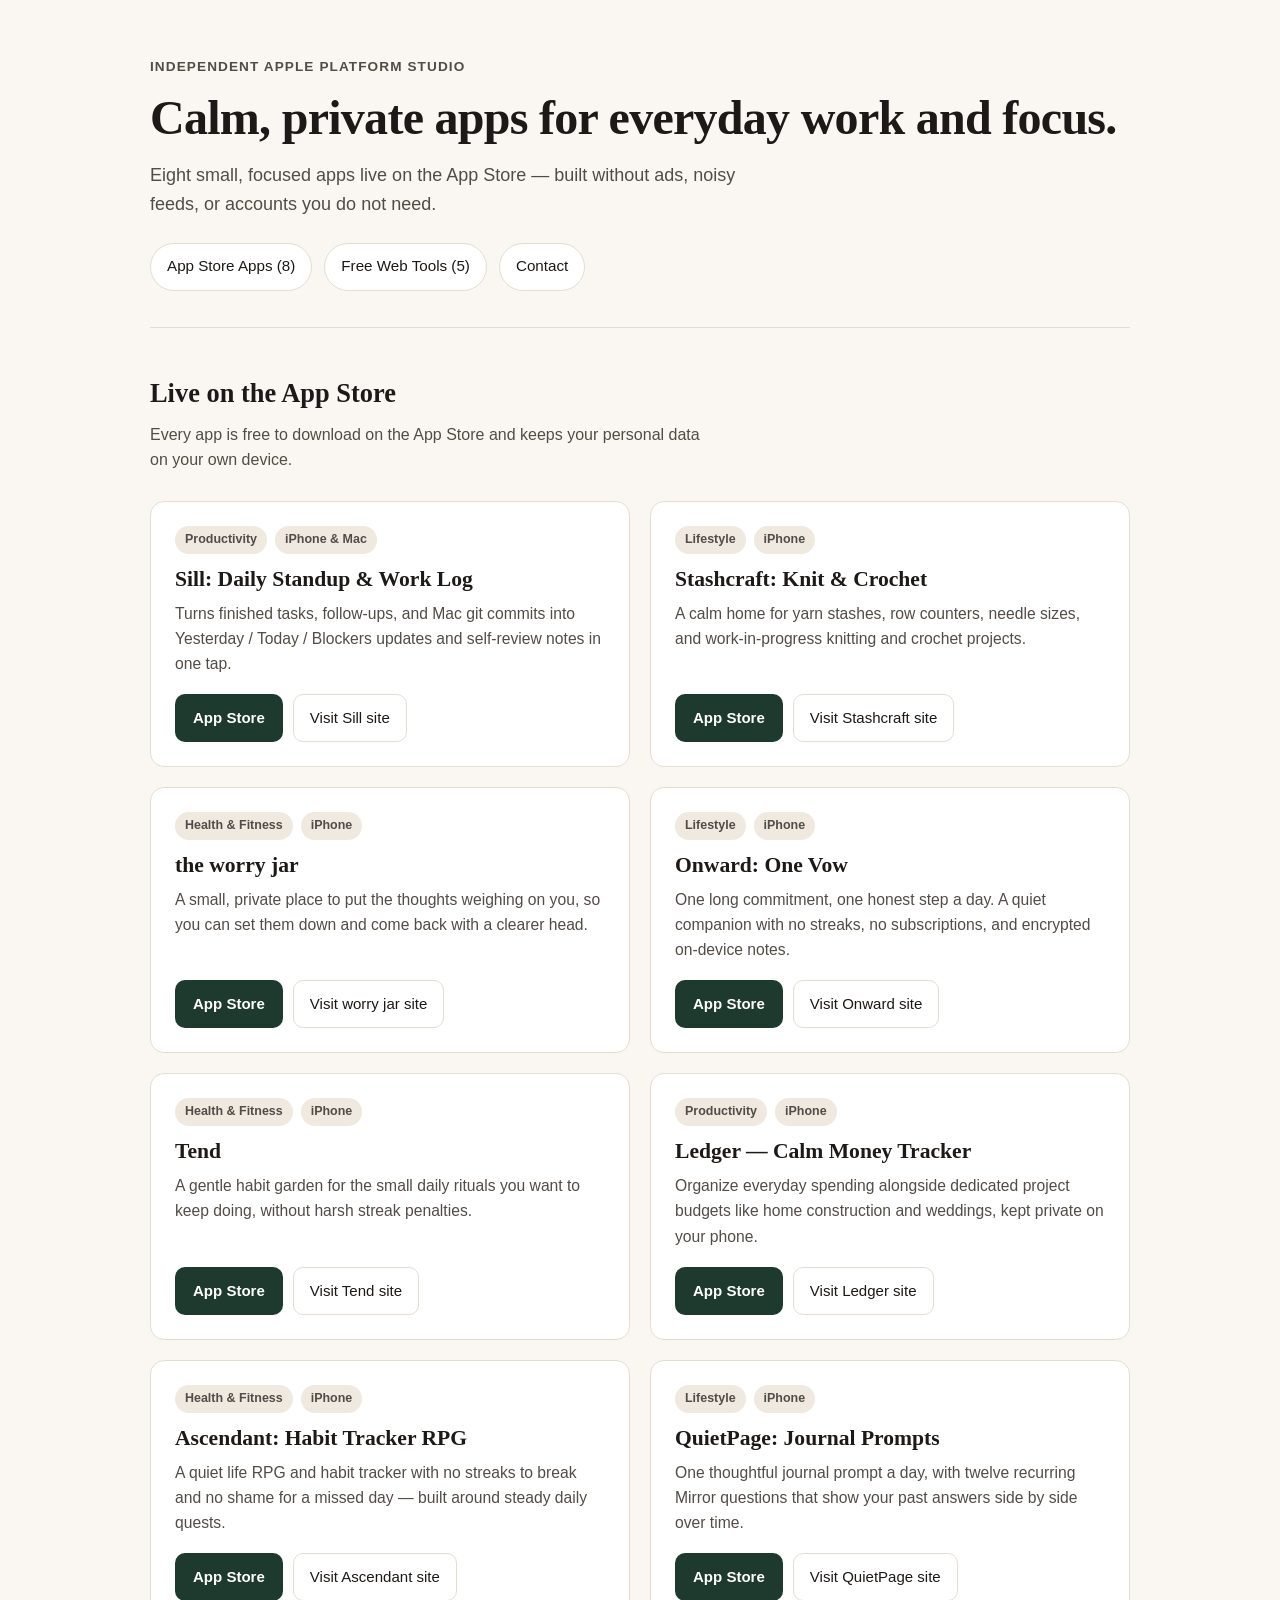
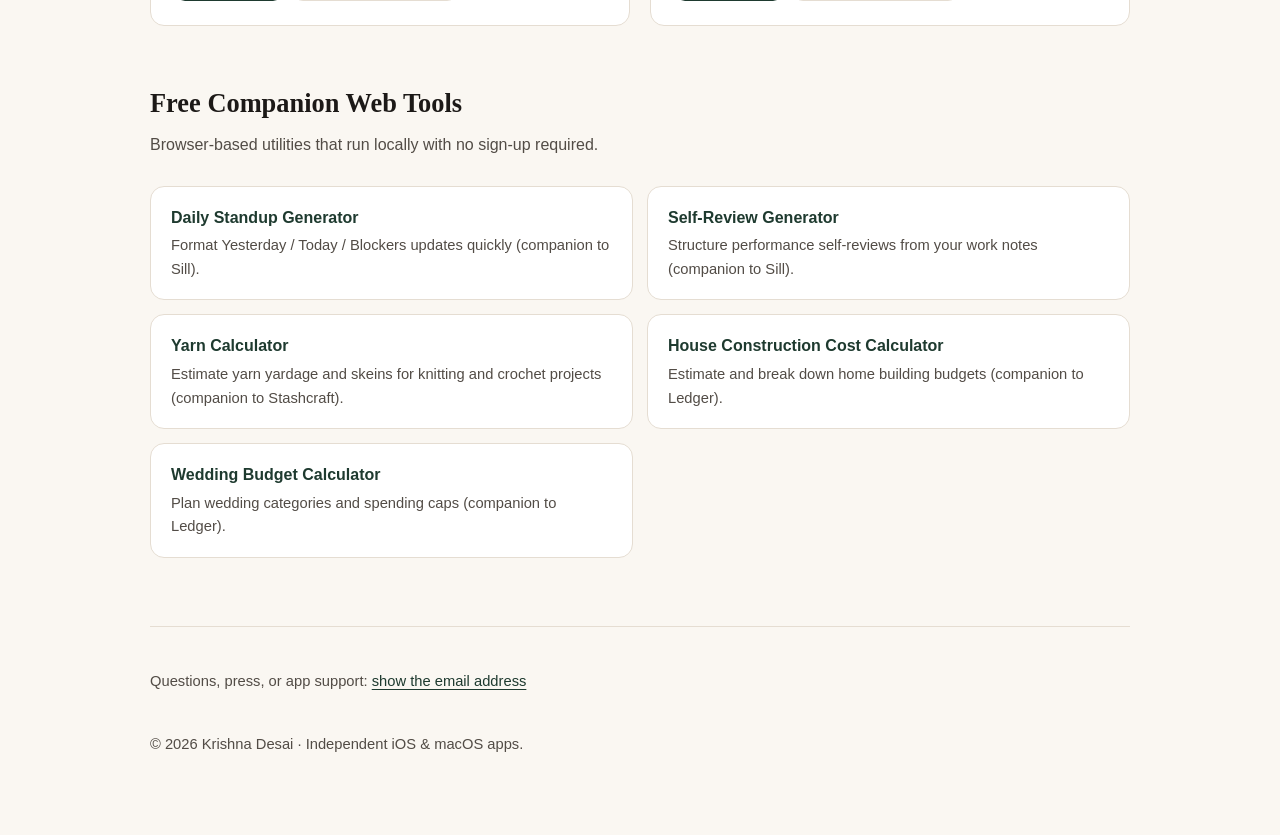
<file: index.html>
<!doctype html>
<html lang="en">
<head>
<meta charset="utf-8">
<meta name="viewport" content="width=device-width, initial-scale=1">
<title>Apps by Krishna Desai — Calm, Private iPhone &amp; Mac Apps</title>
<meta name="description" content="Independent, privacy-first iPhone and Mac apps: Sill, Stashcraft, the worry jar, Onward, Tend, Ledger, Ascendant, and QuietPage — plus free web tools.">
<link rel="canonical" href="https://dmaulikr.github.io/">
<link rel="icon" type="image/png" href="onward/assets/favicon.png">
<link rel="apple-touch-icon" href="onward/assets/apple-touch-icon.png">

<meta property="og:type" content="website">
<meta property="og:site_name" content="Apps by Krishna Desai">
<meta property="og:title" content="Apps by Krishna Desai — Calm, Private iPhone &amp; Mac Apps">
<meta property="og:description" content="Eight independent App Store apps built for calm work, honest habits, and quiet focus — with zero ads and on-device privacy.">
<meta property="og:url" content="https://dmaulikr.github.io/">
<meta name="twitter:card" content="summary">

<script type="application/ld+json">
{
  "@context": "https://schema.org",
  "@type": "CollectionPage",
  "name": "Apps by Krishna Desai",
  "description": "Independent, privacy-first iPhone and Mac apps available on the App Store, plus free companion web tools.",
  "url": "https://dmaulikr.github.io/",
  "author": {
    "@type": "Person",
    "name": "Krishna Desai"
  },
  "mainEntity": {
    "@type": "ItemList",
    "numberOfItems": 8,
    "itemListElement": [
      {
        "@type": "ListItem",
        "position": 1,
        "item": {
          "@type": "SoftwareApplication",
          "name": "Sill: Daily Standup & Work Log",
          "applicationCategory": "ProductivityApplication",
          "operatingSystem": "iOS 17 or later, macOS",
          "url": "https://dmaulikr.github.io/sill-site/",
          "downloadUrl": "https://apps.apple.com/app/apple-store/id6823163147?pt=128885861&ct=hub-sill&mt=8",
          "offers": { "@type": "Offer", "price": "0", "priceCurrency": "USD" }
        }
      },
      {
        "@type": "ListItem",
        "position": 2,
        "item": {
          "@type": "SoftwareApplication",
          "name": "Stashcraft: Knit & Crochet",
          "applicationCategory": "LifestyleApplication",
          "operatingSystem": "iOS",
          "url": "https://dmaulikr.github.io/stash/",
          "downloadUrl": "https://apps.apple.com/app/apple-store/id6772457202?pt=128885861&ct=hub-stashcraft&mt=8",
          "offers": { "@type": "Offer", "price": "0", "priceCurrency": "USD" }
        }
      },
      {
        "@type": "ListItem",
        "position": 3,
        "item": {
          "@type": "SoftwareApplication",
          "name": "the worry jar",
          "applicationCategory": "HealthApplication",
          "operatingSystem": "iOS 17 or later",
          "url": "https://dmaulikr.github.io/worryjar-site/",
          "downloadUrl": "https://apps.apple.com/app/apple-store/id6767879136?pt=128885861&ct=hub-worryjar&mt=8",
          "offers": { "@type": "Offer", "price": "0", "priceCurrency": "USD" }
        }
      },
      {
        "@type": "ListItem",
        "position": 4,
        "item": {
          "@type": "SoftwareApplication",
          "name": "Onward: One Vow",
          "applicationCategory": "LifestyleApplication",
          "operatingSystem": "iOS 17 or later",
          "url": "https://dmaulikr.github.io/onward/",
          "downloadUrl": "https://apps.apple.com/app/apple-store/id6825297435?pt=128885861&ct=hub-onward&mt=8",
          "offers": { "@type": "Offer", "price": "0", "priceCurrency": "USD" }
        }
      },
      {
        "@type": "ListItem",
        "position": 5,
        "item": {
          "@type": "SoftwareApplication",
          "name": "Tend: Habit Tracker Garden",
          "applicationCategory": "HealthApplication",
          "operatingSystem": "iOS 17 or later",
          "url": "https://dmaulikr.github.io/tend-sites/",
          "downloadUrl": "https://apps.apple.com/app/apple-store/id6768056018?pt=128885861&ct=hub-tend&mt=8",
          "offers": { "@type": "Offer", "price": "0", "priceCurrency": "USD" }
        }
      },
      {
        "@type": "ListItem",
        "position": 6,
        "item": {
          "@type": "SoftwareApplication",
          "name": "Ledger — Calm Money Tracker",
          "applicationCategory": "ProductivityApplication",
          "operatingSystem": "iOS 17 or later",
          "url": "https://dmaulikr.github.io/ledger-site/",
          "downloadUrl": "https://apps.apple.com/app/apple-store/id6796905803?pt=128885861&ct=hub-ledger&mt=8",
          "offers": { "@type": "Offer", "price": "0", "priceCurrency": "USD" }
        }
      },
      {
        "@type": "ListItem",
        "position": 7,
        "item": {
          "@type": "SoftwareApplication",
          "name": "Ascendant: Habit Tracker RPG",
          "applicationCategory": "HealthApplication",
          "operatingSystem": "iOS 17 or later",
          "url": "https://dmaulikr.github.io/ascendant-site/",
          "downloadUrl": "https://apps.apple.com/app/apple-store/id6828269902?pt=128885861&ct=hub-ascendant&mt=8",
          "offers": { "@type": "Offer", "price": "0", "priceCurrency": "USD" }
        }
      },
      {
        "@type": "ListItem",
        "position": 8,
        "item": {
          "@type": "SoftwareApplication",
          "name": "QuietPage: Journal Prompts",
          "applicationCategory": "LifestyleApplication",
          "operatingSystem": "iOS 17 or later",
          "url": "https://dmaulikr.github.io/QuietPAge-sites/index.html",
          "downloadUrl": "https://apps.apple.com/app/apple-store/id6774216806?pt=128885861&ct=hub-quietpage&mt=8",
          "offers": { "@type": "Offer", "price": "0", "priceCurrency": "USD" }
        }
      }
    ]
  }
}
</script>

<style>
  :root {
    --bg: #FAF7F2;
    --surface: #FFFFFF;
    --ink: #1C1917;
    --muted: #524C46;
    --border: #E5DDD2;
    --accent: #1E3A2F;
    --accent-hover: #142820;
    --badge-bg: #EFE9E0;
    --radius: 14px;
    --max: 980px;
  }

  * { box-sizing: border-box; }

  html {
    background: var(--bg);
    color: var(--ink);
    font-family: -apple-system, BlinkMacSystemFont, "SF Pro Text", "Segoe UI", Roboto, sans-serif;
    line-height: 1.6;
    -webkit-text-size-adjust: 100%;
  }

  body {
    margin: 0;
    padding: 0 20px 64px;
  }

  .skip-link {
    position: absolute;
    left: -9999px;
    top: 12px;
    background: var(--accent);
    color: #FFFFFF;
    padding: 12px 16px;
    border-radius: 8px;
    font-weight: 600;
    text-decoration: none;
    z-index: 100;
  }

  .skip-link:focus {
    left: 20px;
  }

  .wrap {
    max-width: var(--max);
    margin: 0 auto;
  }

  header.hero {
    padding: 56px 0 36px;
    border-bottom: 1px solid var(--border);
  }

  .eyebrow {
    font-size: 0.85rem;
    letter-spacing: 0.08em;
    text-transform: uppercase;
    color: var(--muted);
    margin: 0 0 12px;
    font-weight: 600;
  }

  h1 {
    font-family: "New York", Georgia, "Times New Roman", serif;
    font-size: clamp(2rem, 4.5vw, 3rem);
    line-height: 1.15;
    margin: 0 0 16px;
    font-weight: 600;
    letter-spacing: -0.015em;
  }

  .lede {
    font-size: 1.125rem;
    color: var(--muted);
    max-width: 62ch;
    margin: 0 0 24px;
  }

  nav.jump {
    display: flex;
    flex-wrap: wrap;
    gap: 12px;
  }

  nav.jump a {
    display: inline-flex;
    align-items: center;
    min-height: 48px;
    padding: 0 16px;
    border: 1px solid var(--border);
    border-radius: 999px;
    background: var(--surface);
    color: var(--ink);
    text-decoration: none;
    font-size: 0.95rem;
    font-weight: 500;
  }

  nav.jump a:hover,
  nav.jump a:focus-visible {
    border-color: var(--accent);
    color: var(--accent);
  }

  section {
    padding: 44px 0 12px;
  }

  h2 {
    font-family: "New York", Georgia, "Times New Roman", serif;
    font-size: 1.65rem;
    margin: 0 0 8px;
    font-weight: 600;
  }

  .section-intro {
    color: var(--muted);
    margin: 0 0 28px;
    max-width: 64ch;
  }

  .grid {
    display: grid;
    grid-template-columns: repeat(2, minmax(0, 1fr));
    gap: 20px;
    list-style: none;
    padding: 0;
    margin: 0;
  }

  @media (max-width: 720px) {
    header.hero { padding-top: 36px; }
    .grid { grid-template-columns: 1fr; }
  }

  .card {
    background: var(--surface);
    border: 1px solid var(--border);
    border-radius: var(--radius);
    padding: 24px;
    display: flex;
    flex-direction: column;
    justify-content: space-between;
    gap: 18px;
  }

  .card-top {
    display: flex;
    flex-direction: column;
    gap: 8px;
  }

  .meta-row {
    display: flex;
    flex-wrap: wrap;
    align-items: center;
    gap: 8px;
  }

  .badge {
    display: inline-block;
    font-size: 0.78rem;
    font-weight: 600;
    color: var(--muted);
    background: var(--badge-bg);
    padding: 4px 10px;
    border-radius: 999px;
  }

  .card h3 {
    font-family: "New York", Georgia, "Times New Roman", serif;
    font-size: 1.35rem;
    margin: 4px 0 0;
    line-height: 1.25;
  }

  .card p {
    margin: 0;
    color: var(--muted);
    font-size: 0.98rem;
  }

  .actions {
    display: flex;
    flex-wrap: wrap;
    gap: 10px;
    align-items: center;
  }

  .btn-primary {
    display: inline-flex;
    align-items: center;
    justify-content: center;
    min-height: 48px;
    padding: 0 18px;
    background: var(--accent);
    color: #FFFFFF;
    text-decoration: none;
    border-radius: 10px;
    font-weight: 600;
    font-size: 0.94rem;
  }

  .btn-primary:hover,
  .btn-primary:focus-visible {
    background: var(--accent-hover);
  }

  .btn-secondary {
    display: inline-flex;
    align-items: center;
    justify-content: center;
    min-height: 48px;
    padding: 0 16px;
    border: 1px solid var(--border);
    background: transparent;
    color: var(--ink);
    text-decoration: none;
    border-radius: 10px;
    font-weight: 500;
    font-size: 0.94rem;
  }

  .btn-secondary:hover,
  .btn-secondary:focus-visible {
    border-color: var(--accent);
    color: var(--accent);
  }

  .tools-list {
    display: grid;
    grid-template-columns: repeat(2, minmax(0, 1fr));
    gap: 14px;
    list-style: none;
    padding: 0;
    margin: 0;
  }

  @media (max-width: 720px) {
    .tools-list { grid-template-columns: 1fr; }
  }

  .tool-link {
    display: flex;
    flex-direction: column;
    gap: 4px;
    min-height: 48px;
    padding: 18px 20px;
    background: var(--surface);
    border: 1px solid var(--border);
    border-radius: var(--radius);
    color: var(--ink);
    text-decoration: none;
  }

  .tool-link:hover,
  .tool-link:focus-visible {
    border-color: var(--accent);
  }

  .tool-title {
    font-weight: 600;
    color: var(--accent);
    font-size: 1rem;
  }

  .tool-desc {
    color: var(--muted);
    font-size: 0.92rem;
  }

  footer {
    margin-top: 56px;
    padding-top: 28px;
    border-top: 1px solid var(--border);
    color: var(--muted);
    font-size: 0.92rem;
    display: flex;
    flex-direction: column;
    gap: 10px;
  }

  footer a {
    color: var(--accent);
    text-underline-offset: 3px;
  }

  a:focus-visible {
    outline: 3px solid var(--accent);
    outline-offset: 2px;
  }
</style>
</head>
<body>
<a class="skip-link" href="#apps">Skip to apps</a>

<div class="wrap">
  <header class="hero">
    <p class="eyebrow">Independent Apple Platform Studio</p>
    <h1>Calm, private apps for everyday work and focus.</h1>
    <p class="lede">Eight small, focused apps live on the App Store — built without ads, noisy feeds, or accounts you do not need.</p>
    <nav class="jump" aria-label="Page sections">
      <a href="#apps">App Store Apps (8)</a>
      <a href="#tools">Free Web Tools (5)</a>
      <a href="#contact">Contact</a>
    </nav>
  </header>

  <main>
    <section id="apps" aria-labelledby="apps-heading">
      <h2 id="apps-heading">Live on the App Store</h2>
      <p class="section-intro">Every app is free to download on the App Store and keeps your personal data on your own device.</p>

      <ul class="grid">
        <li class="card">
          <div class="card-top">
            <div class="meta-row">
              <span class="badge">Productivity</span>
              <span class="badge">iPhone &amp; Mac</span>
            </div>
            <h3>Sill: Daily Standup &amp; Work Log</h3>
            <p>Turns finished tasks, follow-ups, and Mac git commits into Yesterday / Today / Blockers updates and self-review notes in one tap.</p>
          </div>
          <div class="actions">
            <a class="btn-primary" href="https://apps.apple.com/app/apple-store/id6823163147?pt=128885861&amp;ct=hub-sill&amp;mt=8">App Store</a>
            <a class="btn-secondary" href="https://dmaulikr.github.io/sill-site/">Visit Sill site</a>
          </div>
        </li>

        <li class="card">
          <div class="card-top">
            <div class="meta-row">
              <span class="badge">Lifestyle</span>
              <span class="badge">iPhone</span>
            </div>
            <h3>Stashcraft: Knit &amp; Crochet</h3>
            <p>A calm home for yarn stashes, row counters, needle sizes, and work-in-progress knitting and crochet projects.</p>
          </div>
          <div class="actions">
            <a class="btn-primary" href="https://apps.apple.com/app/apple-store/id6772457202?pt=128885861&amp;ct=hub-stashcraft&amp;mt=8">App Store</a>
            <a class="btn-secondary" href="https://dmaulikr.github.io/stash/">Visit Stashcraft site</a>
          </div>
        </li>

        <li class="card">
          <div class="card-top">
            <div class="meta-row">
              <span class="badge">Health &amp; Fitness</span>
              <span class="badge">iPhone</span>
            </div>
            <h3>the worry jar</h3>
            <p>A small, private place to put the thoughts weighing on you, so you can set them down and come back with a clearer head.</p>
          </div>
          <div class="actions">
            <a class="btn-primary" href="https://apps.apple.com/app/apple-store/id6767879136?pt=128885861&amp;ct=hub-worryjar&amp;mt=8">App Store</a>
            <a class="btn-secondary" href="https://dmaulikr.github.io/worryjar-site/">Visit worry jar site</a>
          </div>
        </li>

        <li class="card">
          <div class="card-top">
            <div class="meta-row">
              <span class="badge">Lifestyle</span>
              <span class="badge">iPhone</span>
            </div>
            <h3>Onward: One Vow</h3>
            <p>One long commitment, one honest step a day. A quiet companion with no streaks, no subscriptions, and encrypted on-device notes.</p>
          </div>
          <div class="actions">
            <a class="btn-primary" href="https://apps.apple.com/app/apple-store/id6825297435?pt=128885861&amp;ct=hub-onward&amp;mt=8">App Store</a>
            <a class="btn-secondary" href="https://dmaulikr.github.io/onward/">Visit Onward site</a>
          </div>
        </li>

        <li class="card">
          <div class="card-top">
            <div class="meta-row">
              <span class="badge">Health &amp; Fitness</span>
              <span class="badge">iPhone</span>
            </div>
            <h3>Tend</h3>
            <p>A gentle habit garden for the small daily rituals you want to keep doing, without harsh streak penalties.</p>
          </div>
          <div class="actions">
            <a class="btn-primary" href="https://apps.apple.com/app/apple-store/id6768056018?pt=128885861&amp;ct=hub-tend&amp;mt=8">App Store</a>
            <a class="btn-secondary" href="https://dmaulikr.github.io/tend-sites/">Visit Tend site</a>
          </div>
        </li>

        <li class="card">
          <div class="card-top">
            <div class="meta-row">
              <span class="badge">Productivity</span>
              <span class="badge">iPhone</span>
            </div>
            <h3>Ledger — Calm Money Tracker</h3>
            <p>Organize everyday spending alongside dedicated project budgets like home construction and weddings, kept private on your phone.</p>
          </div>
          <div class="actions">
            <a class="btn-primary" href="https://apps.apple.com/app/apple-store/id6796905803?pt=128885861&amp;ct=hub-ledger&amp;mt=8">App Store</a>
            <a class="btn-secondary" href="https://dmaulikr.github.io/ledger-site/">Visit Ledger site</a>
          </div>
        </li>

        <li class="card">
          <div class="card-top">
            <div class="meta-row">
              <span class="badge">Health &amp; Fitness</span>
              <span class="badge">iPhone</span>
            </div>
            <h3>Ascendant: Habit Tracker RPG</h3>
            <p>A quiet life RPG and habit tracker with no streaks to break and no shame for a missed day — built around steady daily quests.</p>
          </div>
          <div class="actions">
            <a class="btn-primary" href="https://apps.apple.com/app/apple-store/id6828269902?pt=128885861&amp;ct=hub-ascendant&amp;mt=8">App Store</a>
            <a class="btn-secondary" href="https://dmaulikr.github.io/ascendant-site/">Visit Ascendant site</a>
          </div>
        </li>

        <li class="card">
          <div class="card-top">
            <div class="meta-row">
              <span class="badge">Lifestyle</span>
              <span class="badge">iPhone</span>
            </div>
            <h3>QuietPage: Journal Prompts</h3>
            <p>One thoughtful journal prompt a day, with twelve recurring Mirror questions that show your past answers side by side over time.</p>
          </div>
          <div class="actions">
            <a class="btn-primary" href="https://apps.apple.com/app/apple-store/id6774216806?pt=128885861&amp;ct=hub-quietpage&amp;mt=8">App Store</a>
            <a class="btn-secondary" href="https://dmaulikr.github.io/QuietPAge-sites/index.html">Visit QuietPage site</a>
          </div>
        </li>
      </ul>
    </section>

    <section id="tools" aria-labelledby="tools-heading">
      <h2 id="tools-heading">Free Companion Web Tools</h2>
      <p class="section-intro">Browser-based utilities that run locally with no sign-up required.</p>

      <ul class="tools-list">
        <li>
          <a class="tool-link" href="https://dmaulikr.github.io/sill-site/standup-generator.html">
            <span class="tool-title">Daily Standup Generator</span>
            <span class="tool-desc">Format Yesterday / Today / Blockers updates quickly (companion to Sill).</span>
          </a>
        </li>
        <li>
          <a class="tool-link" href="https://dmaulikr.github.io/sill-site/self-review-generator.html">
            <span class="tool-title">Self-Review Generator</span>
            <span class="tool-desc">Structure performance self-reviews from your work notes (companion to Sill).</span>
          </a>
        </li>
        <li>
          <a class="tool-link" href="https://dmaulikr.github.io/yarn-calculator/">
            <span class="tool-title">Yarn Calculator</span>
            <span class="tool-desc">Estimate yarn yardage and skeins for knitting and crochet projects (companion to Stashcraft).</span>
          </a>
        </li>
        <li>
          <a class="tool-link" href="https://dmaulikr.github.io/ledger-site/house-construction-cost-calculator.html">
            <span class="tool-title">House Construction Cost Calculator</span>
            <span class="tool-desc">Estimate and break down home building budgets (companion to Ledger).</span>
          </a>
        </li>
        <li>
          <a class="tool-link" href="https://dmaulikr.github.io/ledger-site/wedding-budget-calculator.html">
            <span class="tool-title">Wedding Budget Calculator</span>
            <span class="tool-desc">Plan wedding categories and spending caps (companion to Ledger).</span>
          </a>
        </li>
      </ul>
    </section>
  </main>

  <footer id="contact">
    <p>Questions, press, or app support: <a href="#contact" data-mail>show the email address</a></p>
    <p>© 2026 Krishna Desai · Independent iOS &amp; macOS apps.</p>
  </footer>
</div>

<script src="mail.js"></script>
</body>
</html>
</file>
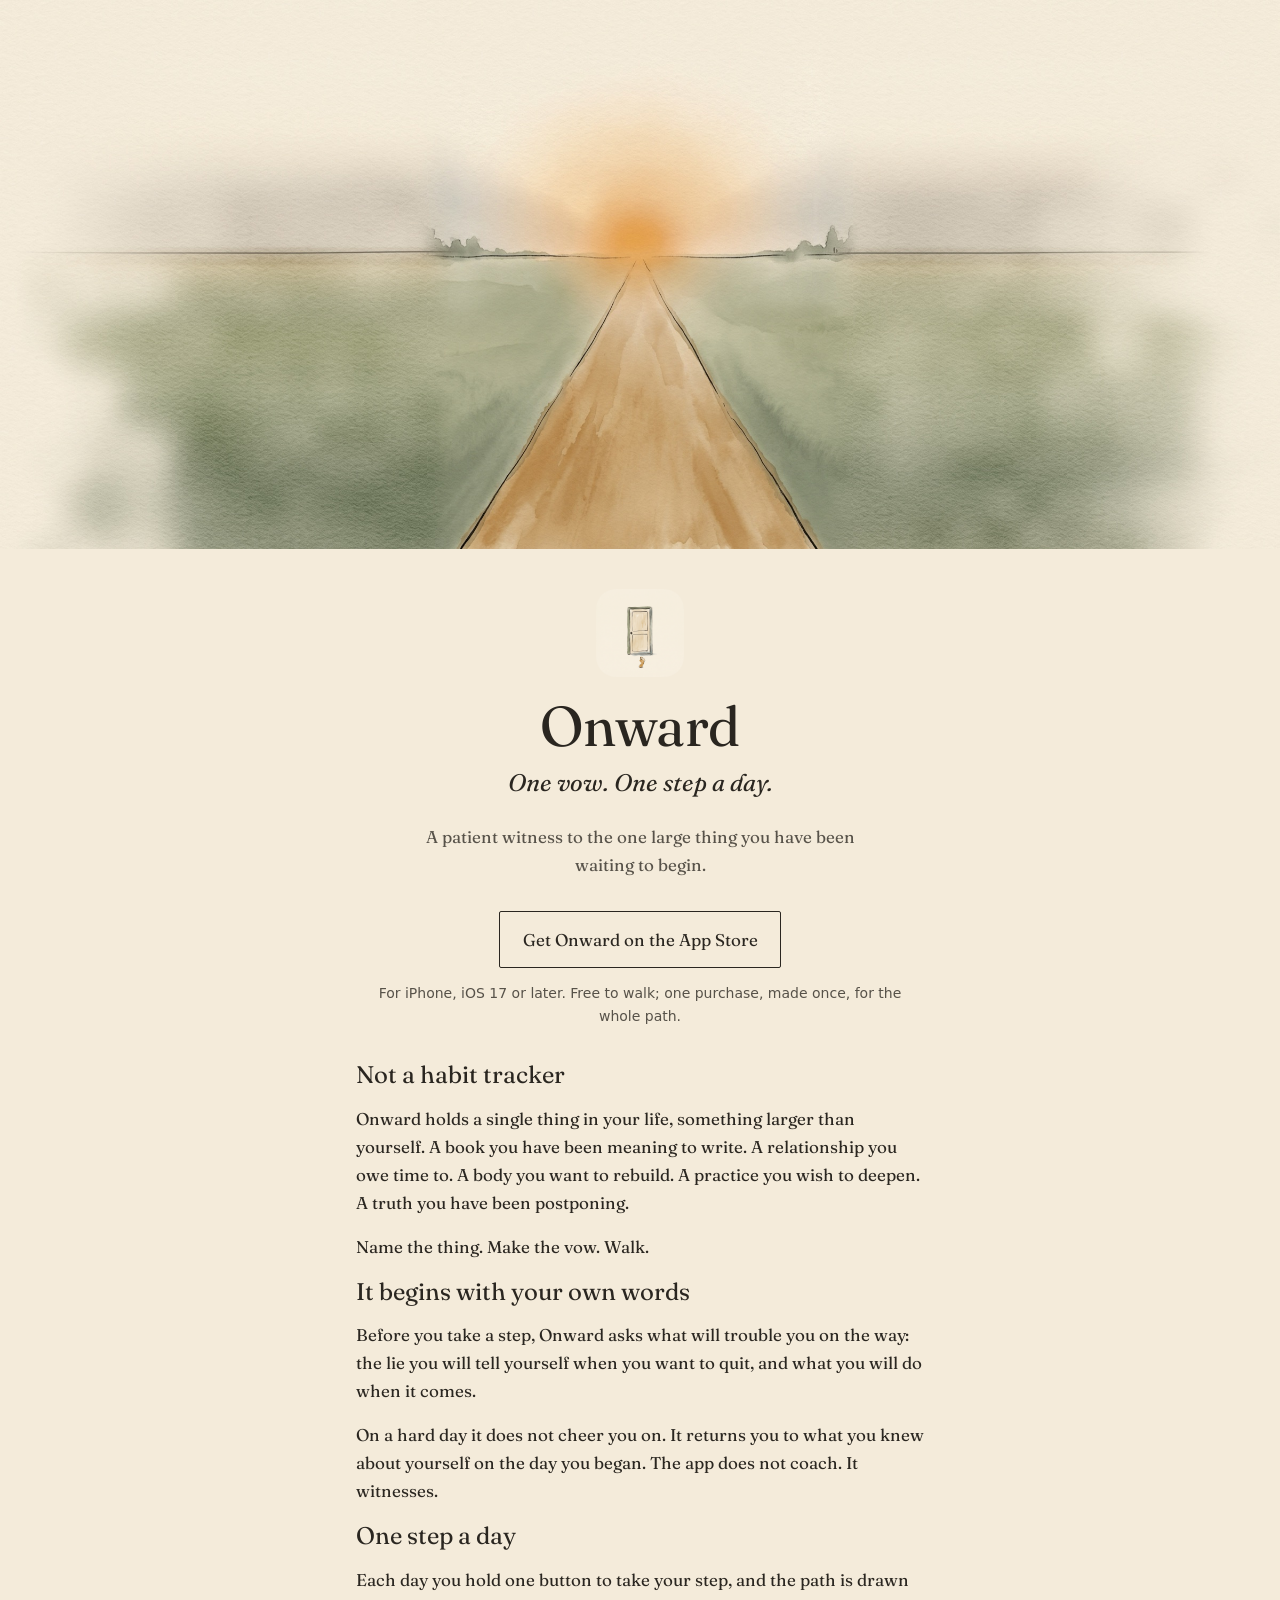
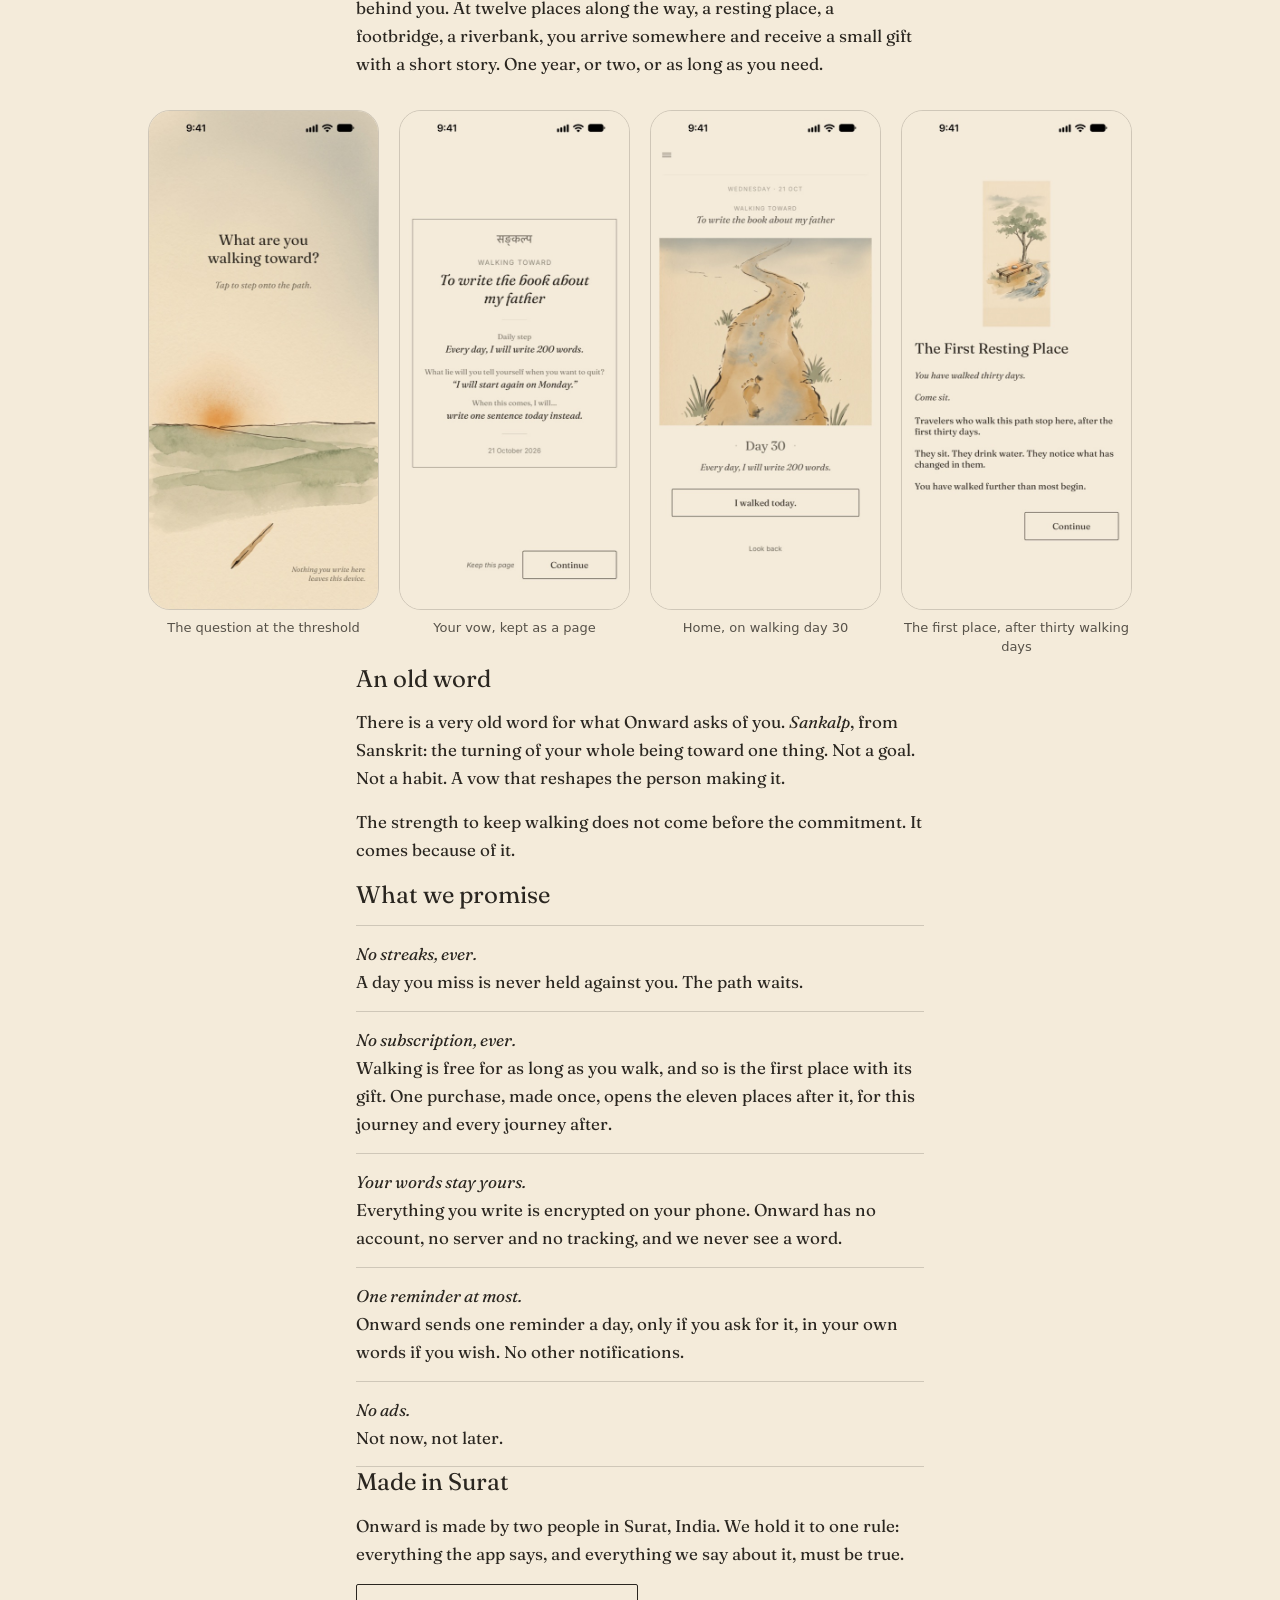
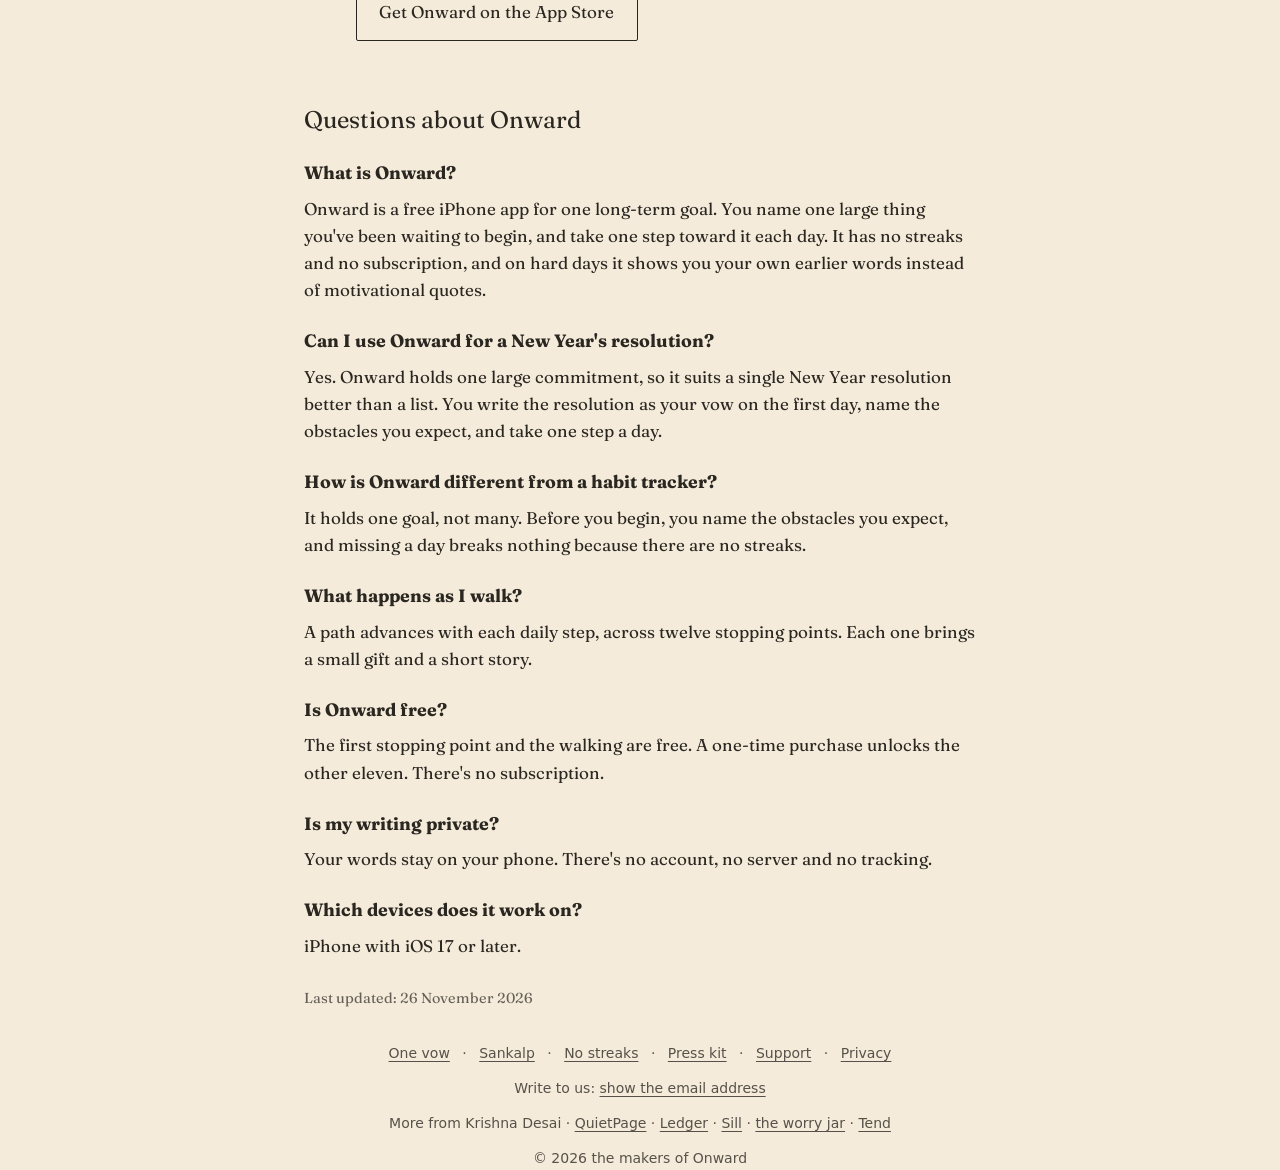
<file: onward/index.html>
<!doctype html>
<html lang="en">
<head>
<meta charset="utf-8">
<meta name="viewport" content="width=device-width, initial-scale=1">
<title>Onward: One Vow — one step a day toward one large thing</title>
<meta name="description" content="Onward is a quiet iPhone app for one long commitment. Name the one thing you have been waiting to begin, and take one honest step toward it each day. No streaks. No subscription. We never see your words.">
<link rel="canonical" href="https://dmaulikr.github.io/onward/">
<meta name="apple-itunes-app" content="app-id=6825297435">
<link rel="icon" type="image/png" href="assets/favicon.png">
<link rel="apple-touch-icon" href="assets/apple-touch-icon.png">

<meta property="og:type" content="website">
<meta property="og:site_name" content="Onward">
<meta property="og:title" content="Onward: One Vow">
<meta property="og:description" content="One vow. One step a day. A patient witness to the one large thing you have been waiting to begin.">
<meta property="og:url" content="https://dmaulikr.github.io/onward/">
<meta property="og:image" content="https://dmaulikr.github.io/onward/assets/og.jpg">
<meta property="og:image:width" content="1200">
<meta property="og:image:height" content="630">
<meta property="og:image:alt" content="An ink-and-watercolour path running across green fields toward a low, lamp-coloured sun.">
<meta name="twitter:card" content="summary_large_image">

<link rel="preload" href="assets/Fraunces-Regular.ttf" as="font" type="font/ttf" crossorigin>
<link rel="stylesheet" href="assets/onward.css">

<script type="application/ld+json">
{
  "@context": "https://schema.org",
  "@type": "SoftwareApplication",
  "name": "Onward: One Vow",
  "description": "A quiet iPhone app for one long commitment: a vow to walk toward something larger than yourself, one honest step a day. No streaks. No subscription.",
  "operatingSystem": "iOS 17 or later",
  "applicationCategory": "LifestyleApplication",
  "url": "https://dmaulikr.github.io/onward/",
  "downloadUrl": "https://apps.apple.com/app/apple-store/id6825297435?pt=128885861&ct=site-onward&mt=8",
  "image": "https://dmaulikr.github.io/onward/assets/icon-512.png",
  "offers": { "@type": "Offer", "price": "0", "priceCurrency": "USD" }
}
</script>
<script type="application/ld+json">{"@context": "https://schema.org", "@type": "FAQPage", "mainEntity": [{"@type": "Question", "name": "What is Onward?", "acceptedAnswer": {"@type": "Answer", "text": "Onward is a free iPhone app for one long-term goal. You name one large thing you've been waiting to begin, and take one step toward it each day. It has no streaks and no subscription, and on hard days it shows you your own earlier words instead of motivational quotes."}}, {"@type": "Question", "name": "Can I use Onward for a New Year's resolution?", "acceptedAnswer": {"@type": "Answer", "text": "Yes. Onward holds one large commitment, so it suits a single New Year resolution better than a list. You write the resolution as your vow on the first day, name the obstacles you expect, and take one step a day."}}, {"@type": "Question", "name": "How is Onward different from a habit tracker?", "acceptedAnswer": {"@type": "Answer", "text": "It holds one goal, not many. Before you begin, you name the obstacles you expect, and missing a day breaks nothing because there are no streaks."}}, {"@type": "Question", "name": "What happens as I walk?", "acceptedAnswer": {"@type": "Answer", "text": "A path advances with each daily step, across twelve stopping points. Each one brings a small gift and a short story."}}, {"@type": "Question", "name": "Is Onward free?", "acceptedAnswer": {"@type": "Answer", "text": "The first stopping point and the walking are free. A one-time purchase unlocks the other eleven. There's no subscription."}}, {"@type": "Question", "name": "Is my writing private?", "acceptedAnswer": {"@type": "Answer", "text": "Your words stay on your phone. There's no account, no server and no tracking."}}, {"@type": "Question", "name": "Which devices does it work on?", "acceptedAnswer": {"@type": "Answer", "text": "iPhone with iOS 17 or later."}}]}</script>
</head>
<body>

<img class="hero-art" src="assets/header.jpg" width="2400" height="1029"
     alt="An ink-and-watercolour path running across green fields toward a low, lamp-coloured sun.">

<main>
  <header class="intro column">
    <img class="icon" src="assets/icon-512.png" width="88" height="88" alt="">
    <h1>Onward</h1>
    <p class="tagline">One vow. One step a day.</p>
    <p class="lede">A patient witness to the one large thing you have been waiting to begin.</p>
    <a class="get" href="https://apps.apple.com/app/apple-store/id6825297435?pt=128885861&amp;ct=site-onward&amp;mt=8">Get Onward on the App Store</a>
    <p class="small">For iPhone, iOS 17 or later. Free to walk; one purchase, made once, for the whole path.</p>
  </header>

  <section class="column" aria-labelledby="not-a-tracker">
    <h2 id="not-a-tracker">Not a habit tracker</h2>
    <p>Onward holds a single thing in your life, something larger than yourself. A book you have been meaning to write. A relationship you owe time to. A body you want to rebuild. A practice you wish to deepen. A truth you have been postponing.</p>
    <p>Name the thing. Make the vow. Walk.</p>
  </section>

  <section class="column" aria-labelledby="own-words">
    <h2 id="own-words">It begins with your own words</h2>
    <p>Before you take a step, Onward asks what will trouble you on the way: the lie you will tell yourself when you want to quit, and what you will do when it comes.</p>
    <p>On a hard day it does not cheer you on. It returns you to what you knew about yourself on the day you began. The app does not coach. It witnesses.</p>
  </section>

  <section class="column" aria-labelledby="one-step">
    <h2 id="one-step">One step a day</h2>
    <p>Each day you hold one button to take your step, and the path is drawn behind you. At twelve places along the way, a resting place, a footbridge, a riverbank, you arrive somewhere and receive a small gift with a short story. One year, or two, or as long as you need.</p>
  </section>

  <div class="wide">
    <ul class="screens">
      <li><figure>
        <img src="assets/01-threshold.jpg" width="506" height="1100" loading="lazy"
             alt="The first screen: What are you walking toward? over a watercolour horizon.">
        <figcaption>The question at the threshold</figcaption>
      </figure></li>
      <li><figure>
        <img src="assets/03-vow-page.jpg" width="506" height="1100" loading="lazy"
             alt="The vow page: To write the book about my father, with the daily step and the lie the walker expects to tell.">
        <figcaption>Your vow, kept as a page</figcaption>
      </figure></li>
      <li><figure>
        <img src="assets/04-home.jpg" width="506" height="1100" loading="lazy"
             alt="Home on walking day 30: the painted path with footprints, the vow, and the button I walked today.">
        <figcaption>Home, on walking day 30</figcaption>
      </figure></li>
      <li><figure>
        <img src="assets/05-first-place.jpg" width="506" height="1100" loading="lazy"
             alt="The First Resting Place: a bench under a tree beside a stream, with its short story.">
        <figcaption>The first place, after thirty walking days</figcaption>
      </figure></li>
    </ul>
  </div>

  <section class="column" aria-labelledby="sankalp">
    <h2 id="sankalp">An old word</h2>
    <p>There is a very old word for what Onward asks of you. <span class="sankalp">Sankalp</span>, from Sanskrit: the turning of your whole being toward one thing. Not a goal. Not a habit. A vow that reshapes the person making it.</p>
    <p>The strength to keep walking does not come before the commitment. It comes because of it.</p>
  </section>

  <section class="column" aria-labelledby="promises">
    <h2 id="promises">What we promise</h2>
    <ul class="promises">
      <li><strong>No streaks, ever.</strong> A day you miss is never held against you. The path waits.</li>
      <li><strong>No subscription, ever.</strong> Walking is free for as long as you walk, and so is the first place with its gift. One purchase, made once, opens the eleven places after it, for this journey and every journey after.</li>
      <li><strong>Your words stay yours.</strong> Everything you write is encrypted on your phone. Onward has no account, no server and no tracking, and we never see a word.</li>
      <li><strong>One reminder at most.</strong> Onward sends one reminder a day, only if you ask for it, in your own words if you wish. No other notifications.</li>
      <li><strong>No ads.</strong> Not now, not later.</li>
    </ul>
  </section>

  <section class="column" aria-labelledby="made">
    <h2 id="made">Made in Surat</h2>
    <p>Onward is made by two people in Surat, India. We hold it to one rule: everything the app says, and everything we say about it, must be true.</p>
    <p><a class="get" href="https://apps.apple.com/app/apple-store/id6825297435?pt=128885861&amp;ct=site-onward&amp;mt=8">Get Onward on the App Store</a></p>
  </section>
<!-- aeo:faq -->
<style>.aeo-faq{max-width:720px;margin:64px auto 32px;padding:0 24px;text-align:left}.aeo-faq h2{margin:0 0 8px}.aeo-faq h3{margin:24px 0 6px;font-size:1.05em}.aeo-faq p{margin:0;line-height:1.6}.aeo-faq .aeo-updated{margin-top:28px;font-size:.85em;opacity:.7}</style>
<section class="aeo-faq" id="questions" aria-labelledby="aeo-faq-h">
  <h2 id="aeo-faq-h">Questions about Onward</h2>
  <h3>What is Onward?</h3>
  <p>Onward is a free iPhone app for one long-term goal. You name one large thing you&#x27;ve been waiting to begin, and take one step toward it each day. It has no streaks and no subscription, and on hard days it shows you your own earlier words instead of motivational quotes.</p>
  <h3>Can I use Onward for a New Year&#x27;s resolution?</h3>
  <p>Yes. Onward holds one large commitment, so it suits a single New Year resolution better than a list. You write the resolution as your vow on the first day, name the obstacles you expect, and take one step a day.</p>
  <h3>How is Onward different from a habit tracker?</h3>
  <p>It holds one goal, not many. Before you begin, you name the obstacles you expect, and missing a day breaks nothing because there are no streaks.</p>
  <h3>What happens as I walk?</h3>
  <p>A path advances with each daily step, across twelve stopping points. Each one brings a small gift and a short story.</p>
  <h3>Is Onward free?</h3>
  <p>The first stopping point and the walking are free. A one-time purchase unlocks the other eleven. There&#x27;s no subscription.</p>
  <h3>Is my writing private?</h3>
  <p>Your words stay on your phone. There&#x27;s no account, no server and no tracking.</p>
  <h3>Which devices does it work on?</h3>
  <p>iPhone with iOS 17 or later.</p>
  <p class="aeo-updated">Last updated: 26 November 2026</p>
</section>
</main>

<footer class="column">
  <nav aria-label="Onward pages">
    <a href="one-vow/">One vow</a> ·
    <a href="sankalp/">Sankalp</a> ·
    <a href="no-streaks/">No streaks</a> ·
    <a href="press/">Press kit</a> ·
    <a href="support/">Support</a> ·
    <a href="privacy/">Privacy</a>
  </nav>
  <p>Write to us: <a href="support/#contact" data-mail>show the email address</a></p>
  <p class="more-from">More from Krishna Desai · <a href="https://dmaulikr.github.io/QuietPAge-sites/">QuietPage</a> · <a href="https://dmaulikr.github.io/ledger-site/">Ledger</a> · <a href="https://dmaulikr.github.io/sill-site/">Sill</a> · <a href="https://dmaulikr.github.io/worryjar-site/">the worry jar</a> · <a href="https://dmaulikr.github.io/tend-sites/">Tend</a></p>
  <p>© 2026 the makers of Onward</p>
</footer>

<script src="../mail.js"></script>
</body>
</html>
</file>
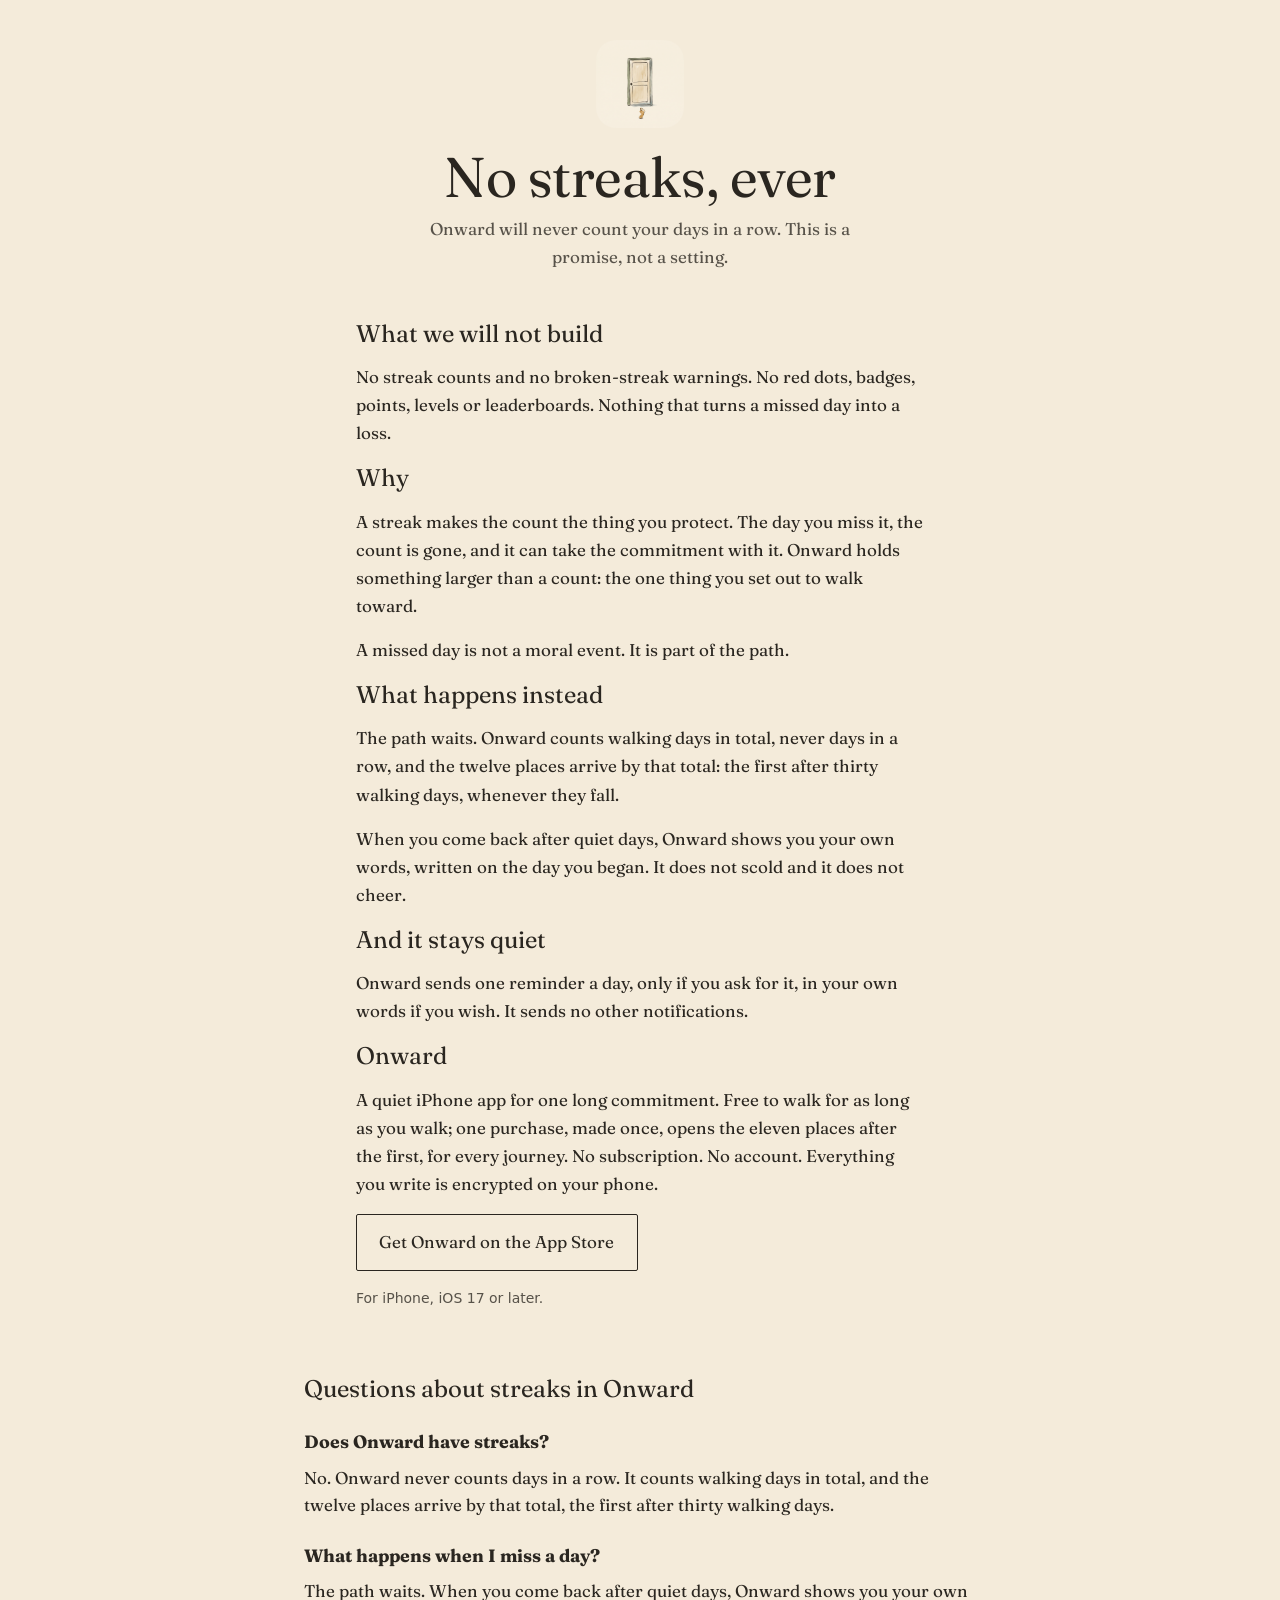
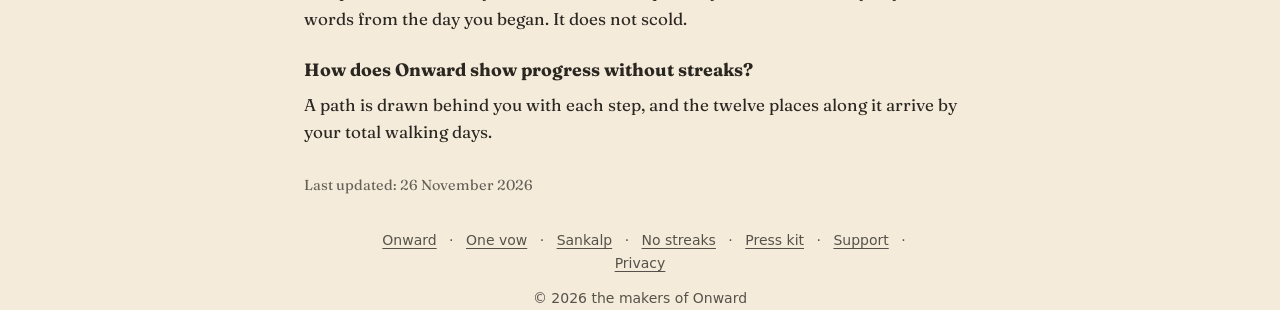
<file: onward/no-streaks/index.html>
<!doctype html>
<html lang="en">
<head>
<meta charset="utf-8">
<meta name="viewport" content="width=device-width, initial-scale=1">
<title>No streaks, ever — Onward</title>
<meta name="description" content="Onward will never count your days in a row. What we will not build, why, and what happens instead when you miss a day.">
<link rel="canonical" href="https://dmaulikr.github.io/onward/no-streaks/">
<meta name="apple-itunes-app" content="app-id=6825297435">
<link rel="icon" type="image/png" href="../assets/favicon.png">
<link rel="apple-touch-icon" href="../assets/apple-touch-icon.png">

<meta property="og:type" content="article">
<meta property="og:site_name" content="Onward">
<meta property="og:title" content="No streaks, ever">
<meta property="og:description" content="Onward will never count your days in a row. What we will not build, why, and what happens instead when you miss a day.">
<meta property="og:url" content="https://dmaulikr.github.io/onward/no-streaks/">
<meta property="og:image" content="https://dmaulikr.github.io/onward/assets/og.jpg">
<meta property="og:image:width" content="1200">
<meta property="og:image:height" content="630">
<meta property="og:image:alt" content="An ink-and-watercolour path running across green fields toward a low, lamp-coloured sun.">
<meta name="twitter:card" content="summary_large_image">

<link rel="preload" href="../assets/Fraunces-Regular.ttf" as="font" type="font/ttf" crossorigin>
<link rel="stylesheet" href="../assets/onward.css">
<script type="application/ld+json">{"@context": "https://schema.org", "@type": "FAQPage", "mainEntity": [{"@type": "Question", "name": "Does Onward have streaks?", "acceptedAnswer": {"@type": "Answer", "text": "No. Onward never counts days in a row. It counts walking days in total, and the twelve places arrive by that total, the first after thirty walking days."}}, {"@type": "Question", "name": "What happens when I miss a day?", "acceptedAnswer": {"@type": "Answer", "text": "The path waits. When you come back after quiet days, Onward shows you your own words from the day you began. It does not scold."}}, {"@type": "Question", "name": "How does Onward show progress without streaks?", "acceptedAnswer": {"@type": "Answer", "text": "A path is drawn behind you with each step, and the twelve places along it arrive by your total walking days."}}]}</script>
</head>
<body>

<main>
  <header class="intro column">
    <a href="../"><img class="icon" src="../assets/icon-512.png" width="88" height="88" alt="Onward"></a>
    <h1>No streaks, ever</h1>
    <p class="lede">Onward will never count your days in a row. This is a promise, not a setting.</p>
  </header>

  <section class="column" aria-labelledby="not-build">
    <h2 id="not-build">What we will not build</h2>
    <p>No streak counts and no broken-streak warnings. No red dots, badges, points, levels or leaderboards. Nothing that turns a missed day into a loss.</p>
  </section>

  <section class="column" aria-labelledby="why">
    <h2 id="why">Why</h2>
    <p>A streak makes the count the thing you protect. The day you miss it, the count is gone, and it can take the commitment with it. Onward holds something larger than a count: the one thing you set out to walk toward.</p>
    <p>A missed day is not a moral event. It is part of the path.</p>
  </section>

  <section class="column" aria-labelledby="instead">
    <h2 id="instead">What happens instead</h2>
    <p>The path waits. Onward counts walking days in total, never days in a row, and the twelve places arrive by that total: the first after thirty walking days, whenever they fall.</p>
    <p>When you come back after quiet days, Onward shows you your own words, written on the day you began. It does not scold and it does not cheer.</p>
  </section>

  <section class="column" aria-labelledby="quiet">
    <h2 id="quiet">And it stays quiet</h2>
    <p>Onward sends one reminder a day, only if you ask for it, in your own words if you wish. It sends no other notifications.</p>
  </section>

  <section class="column" aria-labelledby="get">
    <h2 id="get">Onward</h2>
    <p>A quiet iPhone app for one long commitment. Free to walk for as long as you walk; one purchase, made once, opens the eleven places after the first, for every journey. No subscription. No account. Everything you write is encrypted on your phone.</p>
    <p><a class="get" href="https://apps.apple.com/app/id6825297435">Get Onward on the App Store</a></p>
    <p class="small">For iPhone, iOS 17 or later.</p>
  </section>
<!-- aeo:faq -->
<style>.aeo-faq{max-width:720px;margin:64px auto 32px;padding:0 24px;text-align:left}.aeo-faq h2{margin:0 0 8px}.aeo-faq h3{margin:24px 0 6px;font-size:1.05em}.aeo-faq p{margin:0;line-height:1.6}.aeo-faq .aeo-updated{margin-top:28px;font-size:.85em;opacity:.7}</style>
<section class="aeo-faq" id="questions" aria-labelledby="aeo-faq-h">
  <h2 id="aeo-faq-h">Questions about streaks in Onward</h2>
  <h3>Does Onward have streaks?</h3>
  <p>No. Onward never counts days in a row. It counts walking days in total, and the twelve places arrive by that total, the first after thirty walking days.</p>
  <h3>What happens when I miss a day?</h3>
  <p>The path waits. When you come back after quiet days, Onward shows you your own words from the day you began. It does not scold.</p>
  <h3>How does Onward show progress without streaks?</h3>
  <p>A path is drawn behind you with each step, and the twelve places along it arrive by your total walking days.</p>
  <p class="aeo-updated">Last updated: 26 November 2026</p>
</section>
</main>

<footer class="column">
  <nav aria-label="Onward pages">
    <a href="../">Onward</a> ·
    <a href="../one-vow/">One vow</a> ·
    <a href="../sankalp/">Sankalp</a> ·
    <a href="../no-streaks/">No streaks</a> ·
    <a href="../press/">Press kit</a> ·
    <a href="../support/">Support</a> ·
    <a href="../privacy/">Privacy</a>
  </nav>
  <p>© 2026 the makers of Onward</p>
</footer>
</body>
</html>
</file>
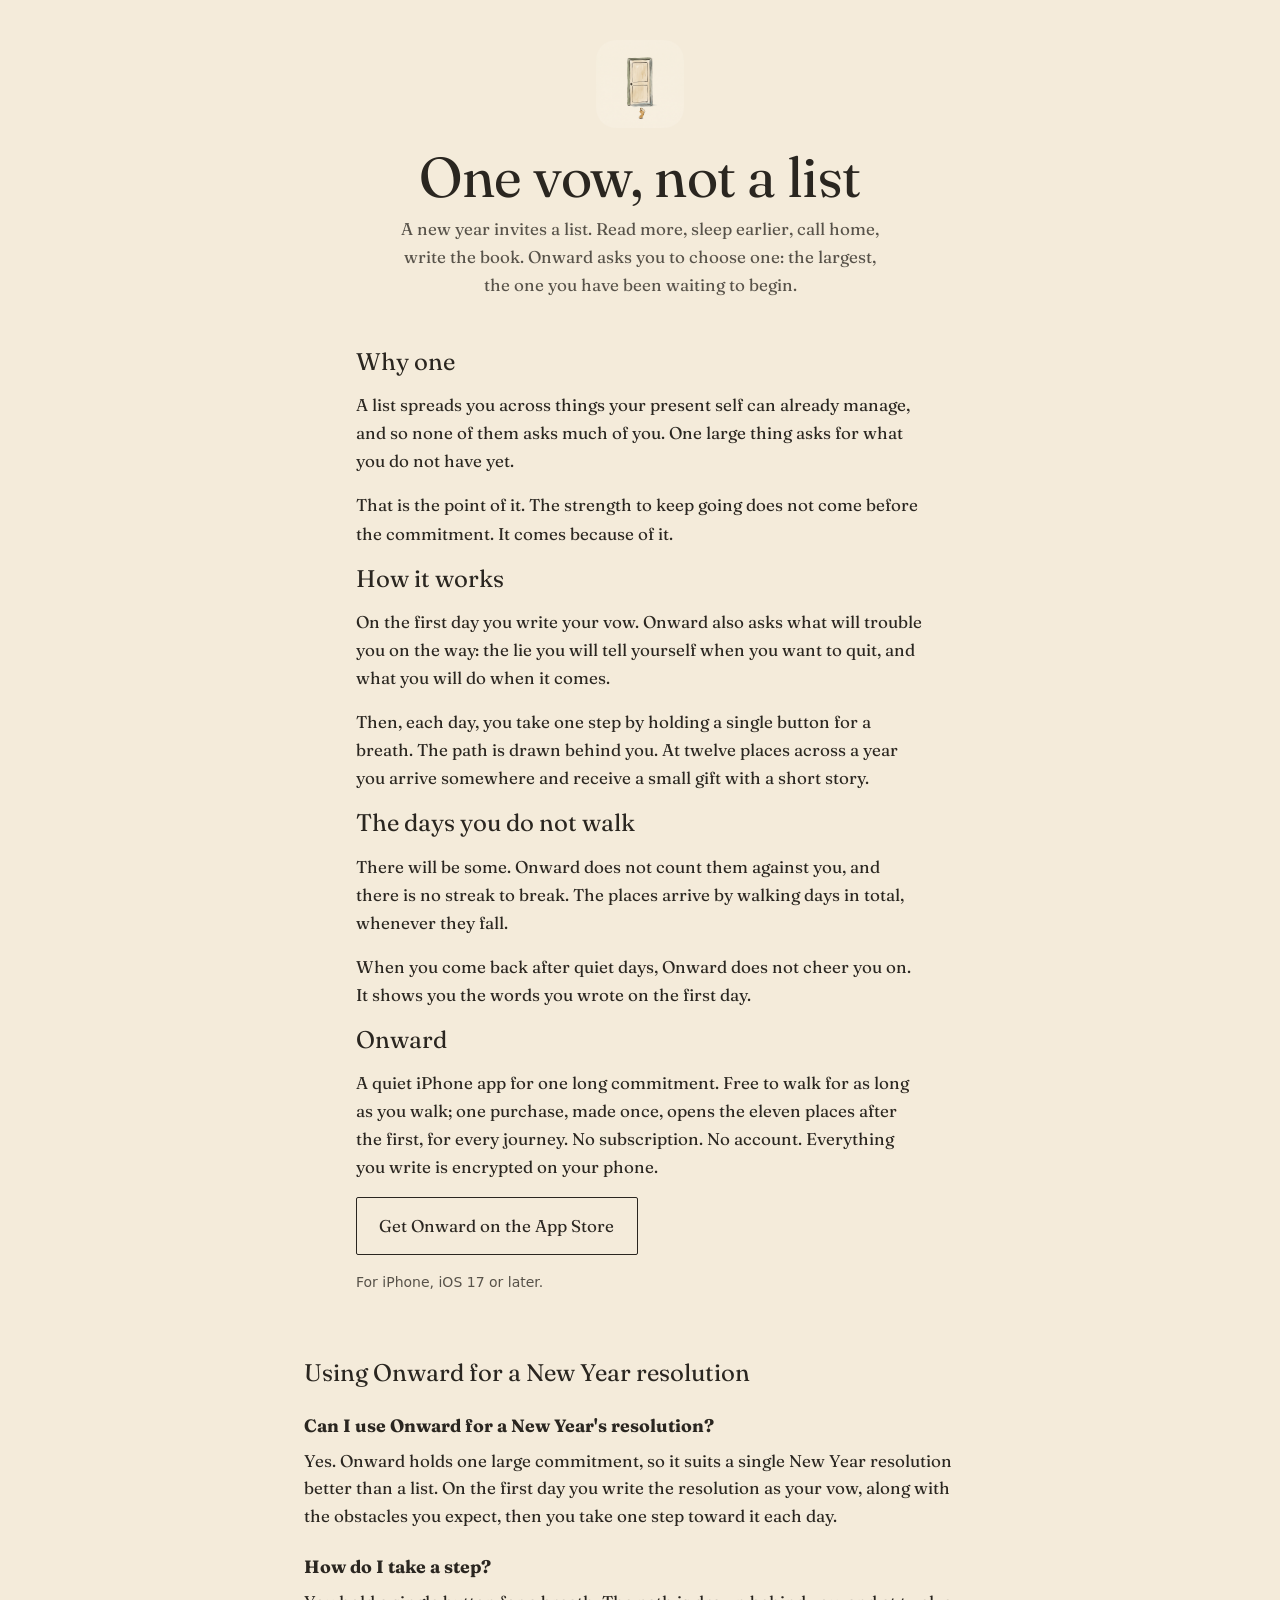
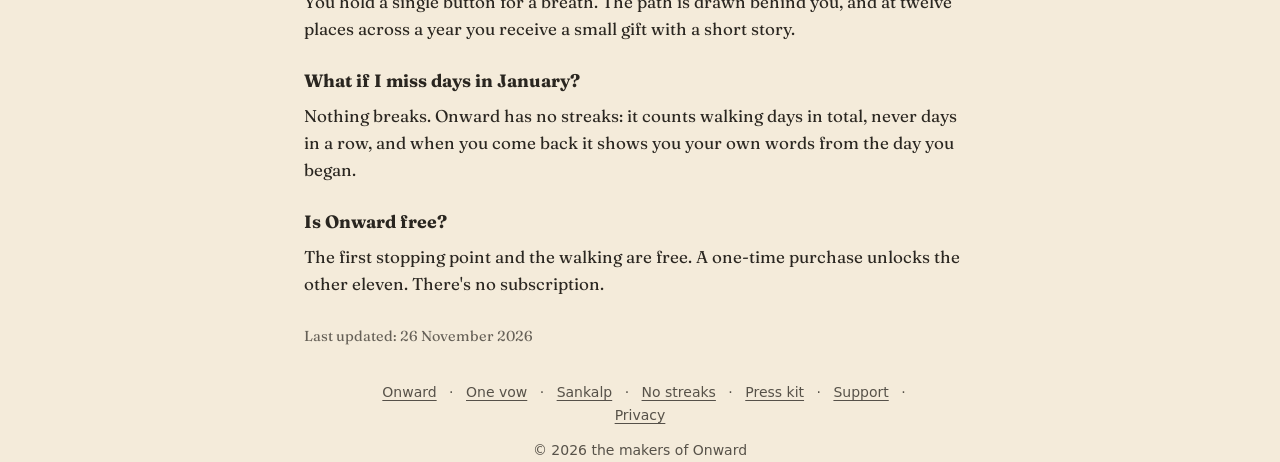
<file: onward/one-vow/index.html>
<!doctype html>
<html lang="en">
<head>
<meta charset="utf-8">
<meta name="viewport" content="width=device-width, initial-scale=1">
<title>One vow, not a list — Onward</title>
<meta name="description" content="A new year invites a list. Onward asks for one thing: the large one you have been waiting to begin, and one honest step toward it each day. No streaks.">
<link rel="canonical" href="https://dmaulikr.github.io/onward/one-vow/">
<meta name="apple-itunes-app" content="app-id=6825297435">
<link rel="icon" type="image/png" href="../assets/favicon.png">
<link rel="apple-touch-icon" href="../assets/apple-touch-icon.png">

<meta property="og:type" content="article">
<meta property="og:site_name" content="Onward">
<meta property="og:title" content="One vow, not a list">
<meta property="og:description" content="A new year invites a list. Onward asks for one thing: the large one you have been waiting to begin, and one honest step toward it each day. No streaks.">
<meta property="og:url" content="https://dmaulikr.github.io/onward/one-vow/">
<meta property="og:image" content="https://dmaulikr.github.io/onward/assets/og.jpg">
<meta property="og:image:width" content="1200">
<meta property="og:image:height" content="630">
<meta property="og:image:alt" content="An ink-and-watercolour path running across green fields toward a low, lamp-coloured sun.">
<meta name="twitter:card" content="summary_large_image">

<link rel="preload" href="../assets/Fraunces-Regular.ttf" as="font" type="font/ttf" crossorigin>
<link rel="stylesheet" href="../assets/onward.css">
<script type="application/ld+json">{"@context": "https://schema.org", "@type": "FAQPage", "mainEntity": [{"@type": "Question", "name": "Can I use Onward for a New Year's resolution?", "acceptedAnswer": {"@type": "Answer", "text": "Yes. Onward holds one large commitment, so it suits a single New Year resolution better than a list. On the first day you write the resolution as your vow, along with the obstacles you expect, then you take one step toward it each day."}}, {"@type": "Question", "name": "How do I take a step?", "acceptedAnswer": {"@type": "Answer", "text": "You hold a single button for a breath. The path is drawn behind you, and at twelve places across a year you receive a small gift with a short story."}}, {"@type": "Question", "name": "What if I miss days in January?", "acceptedAnswer": {"@type": "Answer", "text": "Nothing breaks. Onward has no streaks: it counts walking days in total, never days in a row, and when you come back it shows you your own words from the day you began."}}, {"@type": "Question", "name": "Is Onward free?", "acceptedAnswer": {"@type": "Answer", "text": "The first stopping point and the walking are free. A one-time purchase unlocks the other eleven. There's no subscription."}}]}</script>
</head>
<body>

<main>
  <header class="intro column">
    <a href="../"><img class="icon" src="../assets/icon-512.png" width="88" height="88" alt="Onward"></a>
    <h1>One vow, not a list</h1>
    <p class="lede">A new year invites a list. Read more, sleep earlier, call home, write the book. Onward asks you to choose one: the largest, the one you have been waiting to begin.</p>
  </header>

  <section class="column" aria-labelledby="why-one">
    <h2 id="why-one">Why one</h2>
    <p>A list spreads you across things your present self can already manage, and so none of them asks much of you. One large thing asks for what you do not have yet.</p>
    <p>That is the point of it. The strength to keep going does not come before the commitment. It comes because of it.</p>
  </section>

  <section class="column" aria-labelledby="how">
    <h2 id="how">How it works</h2>
    <p>On the first day you write your vow. Onward also asks what will trouble you on the way: the lie you will tell yourself when you want to quit, and what you will do when it comes.</p>
    <p>Then, each day, you take one step by holding a single button for a breath. The path is drawn behind you. At twelve places across a year you arrive somewhere and receive a small gift with a short story.</p>
  </section>

  <section class="column" aria-labelledby="missed-days">
    <h2 id="missed-days">The days you do not walk</h2>
    <p>There will be some. Onward does not count them against you, and there is no streak to break. The places arrive by walking days in total, whenever they fall.</p>
    <p>When you come back after quiet days, Onward does not cheer you on. It shows you the words you wrote on the first day.</p>
  </section>

  <section class="column" aria-labelledby="get">
    <h2 id="get">Onward</h2>
    <p>A quiet iPhone app for one long commitment. Free to walk for as long as you walk; one purchase, made once, opens the eleven places after the first, for every journey. No subscription. No account. Everything you write is encrypted on your phone.</p>
    <p><a class="get" href="https://apps.apple.com/app/id6825297435">Get Onward on the App Store</a></p>
    <p class="small">For iPhone, iOS 17 or later.</p>
  </section>
<!-- aeo:faq -->
<style>.aeo-faq{max-width:720px;margin:64px auto 32px;padding:0 24px;text-align:left}.aeo-faq h2{margin:0 0 8px}.aeo-faq h3{margin:24px 0 6px;font-size:1.05em}.aeo-faq p{margin:0;line-height:1.6}.aeo-faq .aeo-updated{margin-top:28px;font-size:.85em;opacity:.7}</style>
<section class="aeo-faq" id="questions" aria-labelledby="aeo-faq-h">
  <h2 id="aeo-faq-h">Using Onward for a New Year resolution</h2>
  <h3>Can I use Onward for a New Year&#x27;s resolution?</h3>
  <p>Yes. Onward holds one large commitment, so it suits a single New Year resolution better than a list. On the first day you write the resolution as your vow, along with the obstacles you expect, then you take one step toward it each day.</p>
  <h3>How do I take a step?</h3>
  <p>You hold a single button for a breath. The path is drawn behind you, and at twelve places across a year you receive a small gift with a short story.</p>
  <h3>What if I miss days in January?</h3>
  <p>Nothing breaks. Onward has no streaks: it counts walking days in total, never days in a row, and when you come back it shows you your own words from the day you began.</p>
  <h3>Is Onward free?</h3>
  <p>The first stopping point and the walking are free. A one-time purchase unlocks the other eleven. There&#x27;s no subscription.</p>
  <p class="aeo-updated">Last updated: 26 November 2026</p>
</section>
</main>

<footer class="column">
  <nav aria-label="Onward pages">
    <a href="../">Onward</a> ·
    <a href="../one-vow/">One vow</a> ·
    <a href="../sankalp/">Sankalp</a> ·
    <a href="../no-streaks/">No streaks</a> ·
    <a href="../press/">Press kit</a> ·
    <a href="../support/">Support</a> ·
    <a href="../privacy/">Privacy</a>
  </nav>
  <p>© 2026 the makers of Onward</p>
</footer>
</body>
</html>
</file>
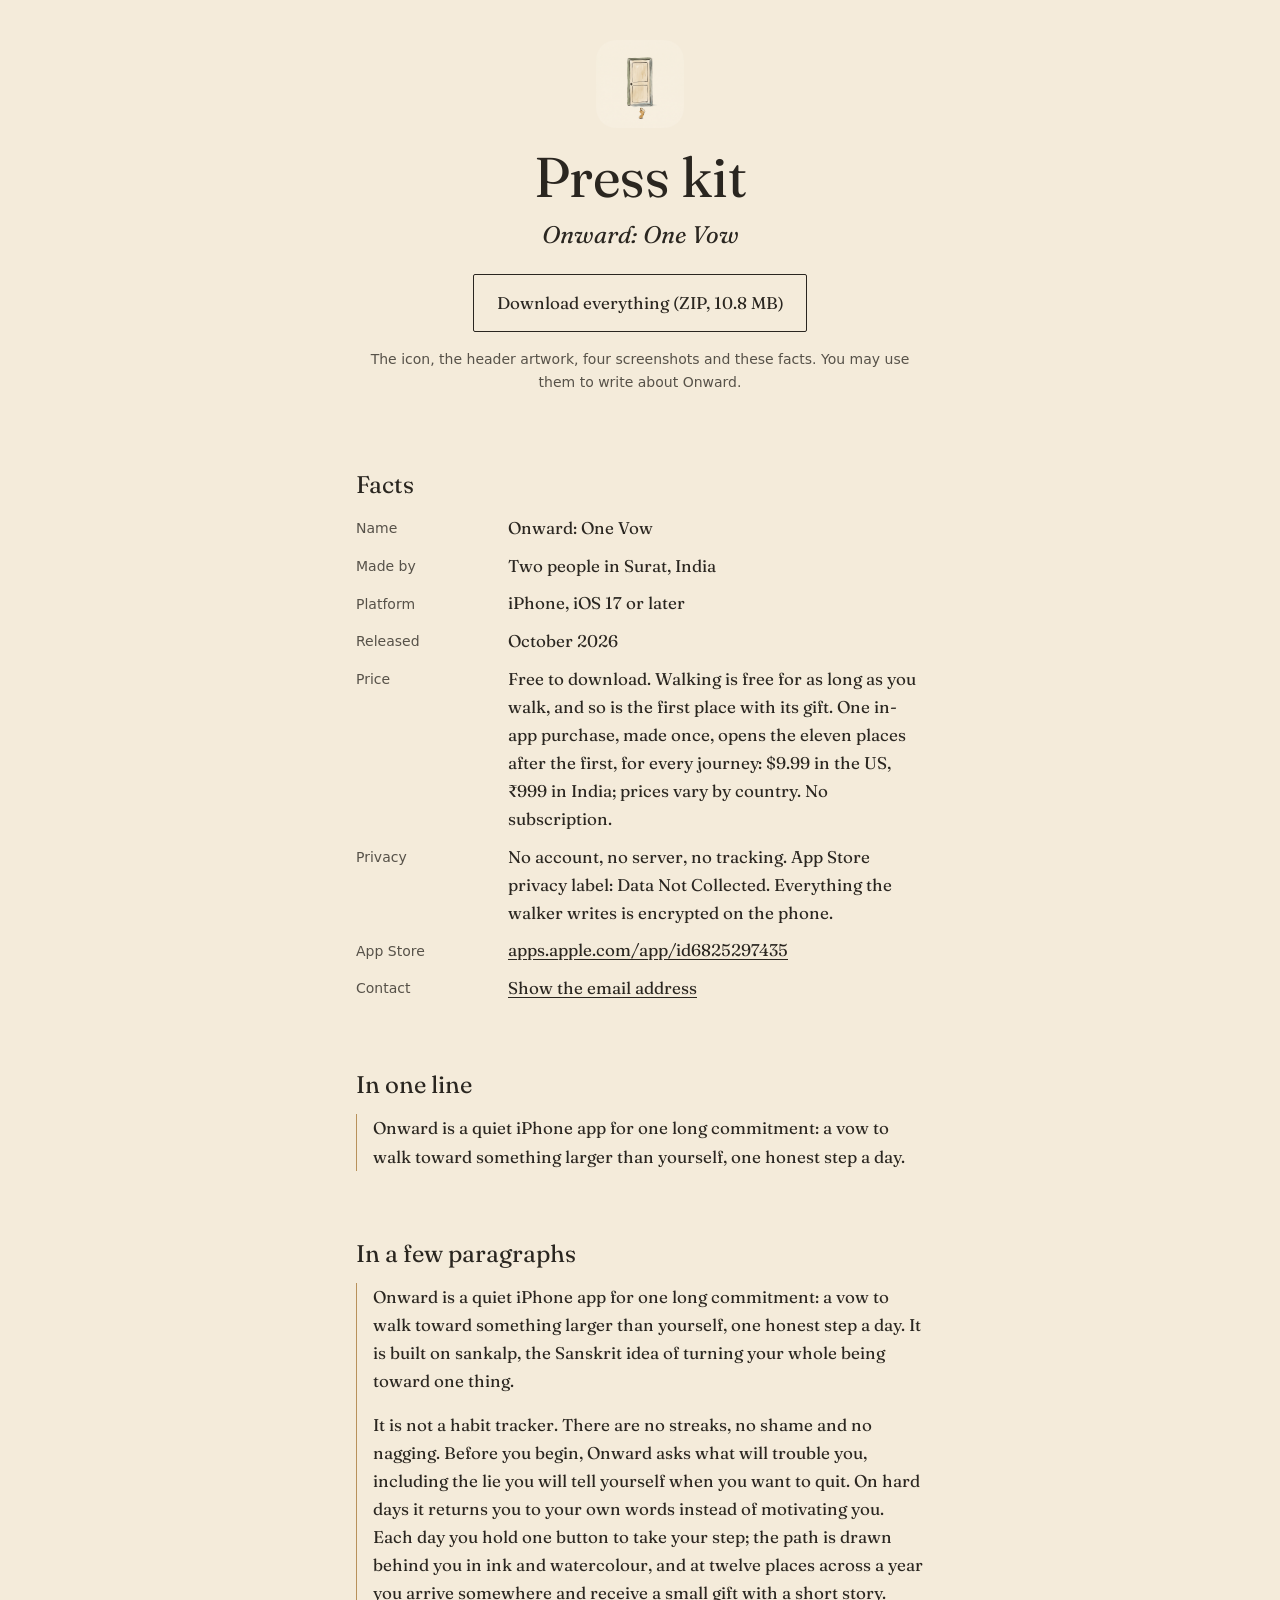
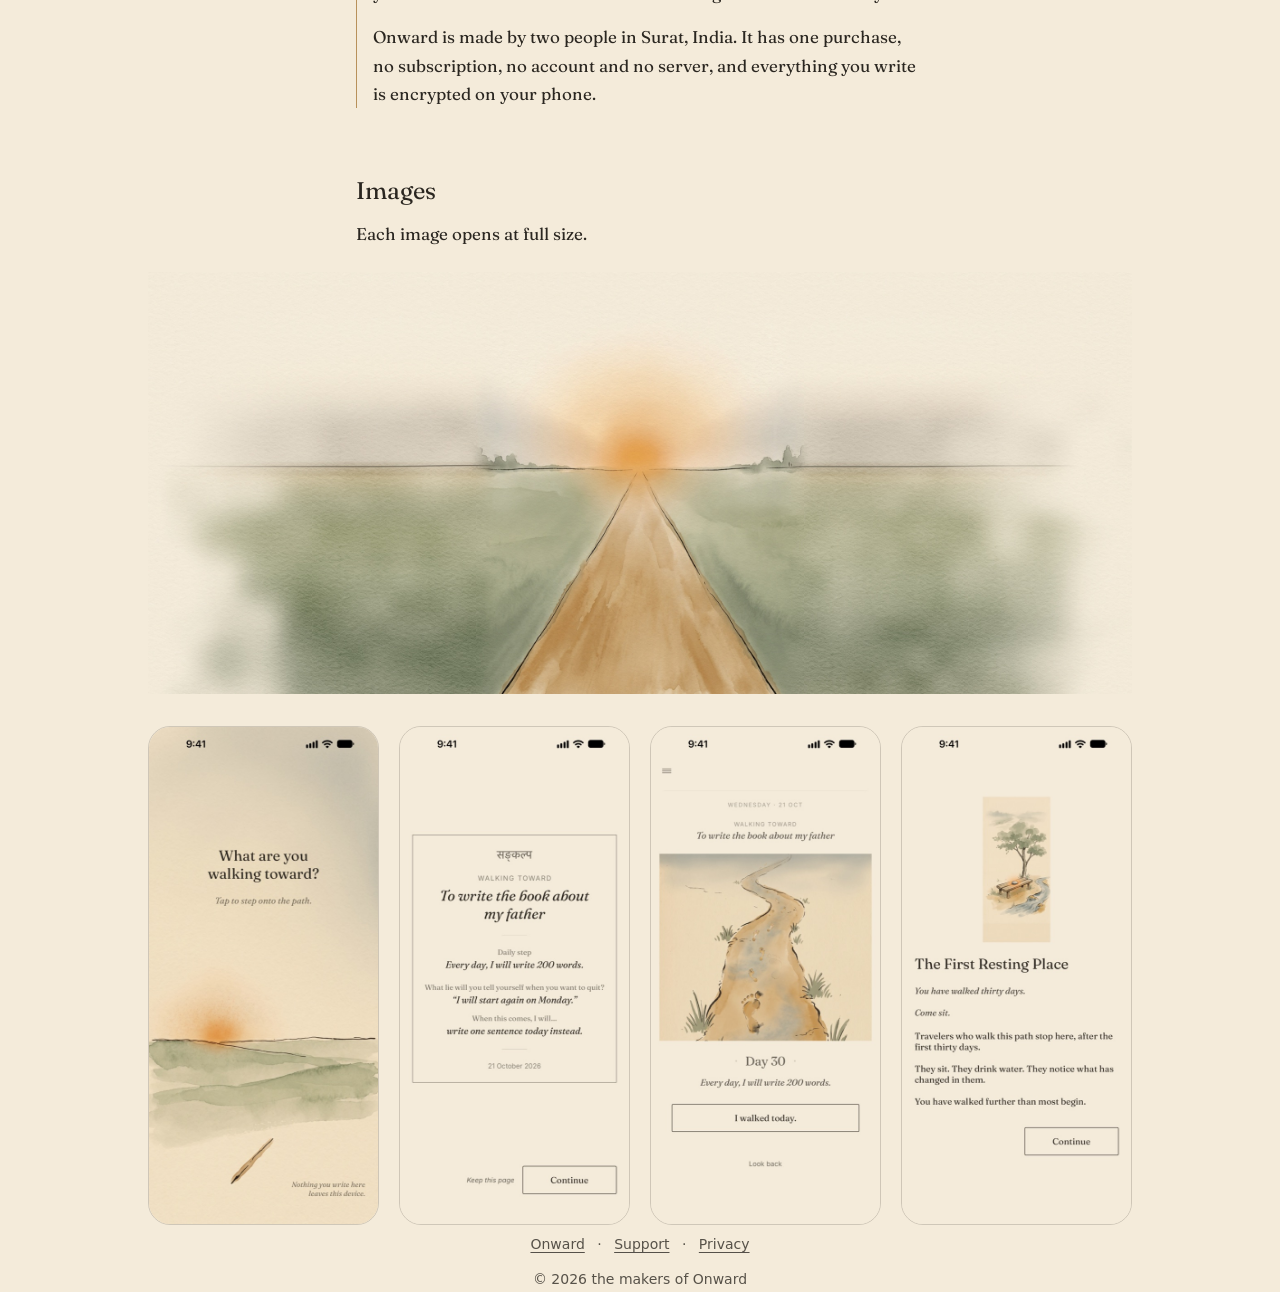
<file: onward/press/index.html>
<!doctype html>
<html lang="en">
<head>
<meta charset="utf-8">
<meta name="viewport" content="width=device-width, initial-scale=1">
<title>Onward — Press kit</title>
<meta name="description" content="Facts, descriptions, the icon, artwork and screenshots for writing about Onward: One Vow, a quiet iPhone app for one long commitment.">
<link rel="canonical" href="https://dmaulikr.github.io/onward/press/">
<link rel="icon" type="image/png" href="../assets/favicon.png">
<meta property="og:title" content="Onward — Press kit">
<meta property="og:description" content="Facts, descriptions and images for writing about Onward: One Vow.">
<meta property="og:url" content="https://dmaulikr.github.io/onward/press/">
<meta property="og:image" content="https://dmaulikr.github.io/onward/assets/og.jpg">
<meta name="twitter:card" content="summary_large_image">
<link rel="stylesheet" href="../assets/onward.css">
</head>
<body>
<main class="column">
  <header class="intro">
    <img class="icon" src="../assets/icon-512.png" width="88" height="88" alt="">
    <h1>Press kit</h1>
    <p class="tagline">Onward: One Vow</p>
    <p><a class="get" href="onward-press-kit.zip" download>Download everything (ZIP, 10.8 MB)</a></p>
    <p class="small">The icon, the header artwork, four screenshots and these facts. You may use them to write about Onward.</p>
  </header>

  <section aria-labelledby="facts">
    <h2 id="facts">Facts</h2>
    <dl class="facts">
      <dt>Name</dt><dd>Onward: One Vow</dd>
      <dt>Made by</dt><dd>Two people in Surat, India</dd>
      <dt>Platform</dt><dd>iPhone, iOS 17 or later</dd>
      <dt>Released</dt><dd>October 2026</dd>
      <dt>Price</dt><dd>Free to download. Walking is free for as long as you walk, and so is the first place with its gift. One in-app purchase, made once, opens the eleven places after the first, for every journey: $9.99 in the US, ₹999 in India; prices vary by country. No subscription.</dd>
      <dt>Privacy</dt><dd>No account, no server, no tracking. App Store privacy label: Data Not Collected. Everything the walker writes is encrypted on the phone.</dd>
      <dt>App Store</dt><dd><a href="https://apps.apple.com/app/id6825297435">apps.apple.com/app/id6825297435</a></dd>
      <dt>Contact</dt><dd><a href="../support/#contact" data-mail>Show the email address</a></dd>
    </dl>
  </section>

  <section aria-labelledby="short">
    <h2 id="short">In one line</h2>
    <blockquote><p>Onward is a quiet iPhone app for one long commitment: a vow to walk toward something larger than yourself, one honest step a day.</p></blockquote>
  </section>

  <section aria-labelledby="long">
    <h2 id="long">In a few paragraphs</h2>
    <blockquote>
      <p>Onward is a quiet iPhone app for one long commitment: a vow to walk toward something larger than yourself, one honest step a day. It is built on sankalp, the Sanskrit idea of turning your whole being toward one thing.</p>
      <p>It is not a habit tracker. There are no streaks, no shame and no nagging. Before you begin, Onward asks what will trouble you, including the lie you will tell yourself when you want to quit. On hard days it returns you to your own words instead of motivating you. Each day you hold one button to take your step; the path is drawn behind you in ink and watercolour, and at twelve places across a year you arrive somewhere and receive a small gift with a short story.</p>
      <p>Onward is made by two people in Surat, India. It has one purchase, no subscription, no account and no server, and everything you write is encrypted on your phone.</p>
    </blockquote>
  </section>

  <section aria-labelledby="images">
    <h2 id="images">Images</h2>
    <p>Each image opens at full size.</p>
  </section>
</main>

<div class="wide">
  <p><a href="../assets/header.jpg"><img src="../assets/header.jpg" width="2400" height="1029" loading="lazy"
     alt="Header artwork: an ink-and-watercolour path running across green fields toward a low, lamp-coloured sun."></a></p>
  <ul class="screens">
    <li><a href="../assets/01-threshold.jpg"><img src="../assets/01-threshold.jpg" width="506" height="1100" loading="lazy"
        alt="Screenshot: What are you walking toward?"></a></li>
    <li><a href="../assets/03-vow-page.jpg"><img src="../assets/03-vow-page.jpg" width="506" height="1100" loading="lazy"
        alt="Screenshot: the vow page."></a></li>
    <li><a href="../assets/04-home.jpg"><img src="../assets/04-home.jpg" width="506" height="1100" loading="lazy"
        alt="Screenshot: home on walking day 30."></a></li>
    <li><a href="../assets/05-first-place.jpg"><img src="../assets/05-first-place.jpg" width="506" height="1100" loading="lazy"
        alt="Screenshot: the First Resting Place."></a></li>
  </ul>
</div>

<footer class="column">
  <nav aria-label="Onward pages">
    <a href="../">Onward</a> ·
    <a href="../support/">Support</a> ·
    <a href="../privacy/">Privacy</a>
  </nav>
  <p>© 2026 the makers of Onward</p>
</footer>
<script src="../../mail.js"></script>
</body>
</html>
</file>
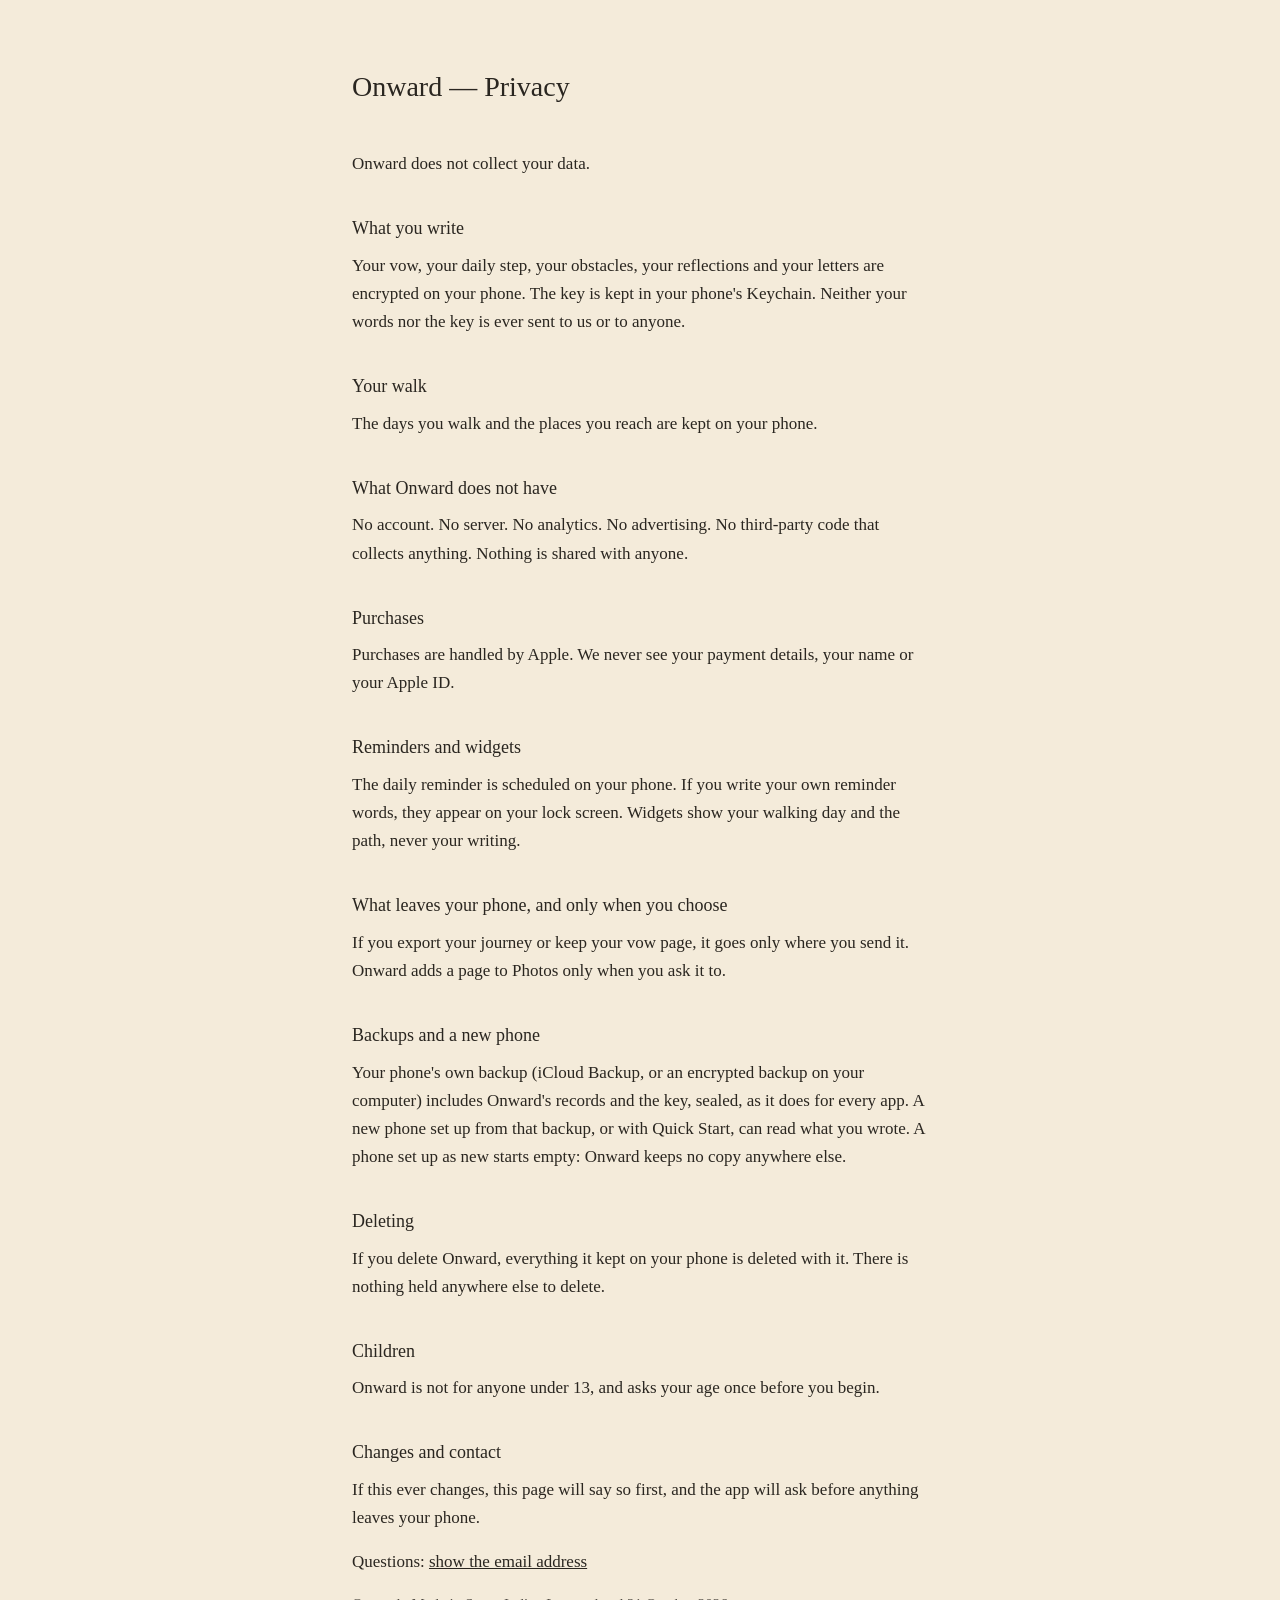
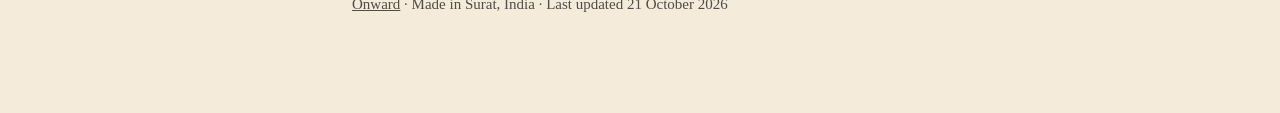
<file: onward/privacy/index.html>
<!doctype html>
<html lang="en">
<head>
<meta charset="utf-8">
<meta name="viewport" content="width=device-width, initial-scale=1">
<title>Onward — Privacy</title>
<style>
  :root { --paper: #F4EBDA; --ink: #2A2620; }
  html { background: var(--paper); }
  body {
    margin: 0 auto; max-width: 36rem; padding: 4rem 1.25rem 5rem;
    background: var(--paper); color: var(--ink);
    font: 1.0625rem/1.65 Georgia, "Times New Roman", serif;
  }
  h1 { font-weight: normal; font-size: 1.75rem; margin: 0 0 2.5rem; }
  h2 { font-weight: normal; font-size: 1.125rem; margin: 2.25rem 0 0.5rem; }
  p { margin: 0 0 1rem; }
  .quiet { opacity: 0.8; font-size: 0.9375rem; }
</style>
</head>
<body>
<h1>Onward — Privacy</h1>

<p>Onward does not collect your data.</p>

<h2>What you write</h2>
<p>Your vow, your daily step, your obstacles, your reflections and your letters are encrypted on your phone. The key is kept in your phone's Keychain. Neither your words nor the key is ever sent to us or to anyone.</p>

<h2>Your walk</h2>
<p>The days you walk and the places you reach are kept on your phone.</p>

<h2>What Onward does not have</h2>
<p>No account. No server. No analytics. No advertising. No third-party code that collects anything. Nothing is shared with anyone.</p>

<h2>Purchases</h2>
<p>Purchases are handled by Apple. We never see your payment details, your name or your Apple ID.</p>

<h2>Reminders and widgets</h2>
<p>The daily reminder is scheduled on your phone. If you write your own reminder words, they appear on your lock screen. Widgets show your walking day and the path, never your writing.</p>

<h2>What leaves your phone, and only when you choose</h2>
<p>If you export your journey or keep your vow page, it goes only where you send it. Onward adds a page to Photos only when you ask it to.</p>

<h2>Backups and a new phone</h2>
<p>Your phone's own backup (iCloud Backup, or an encrypted backup on your computer) includes Onward's records and the key, sealed, as it does for every app. A new phone set up from that backup, or with Quick Start, can read what you wrote. A phone set up as new starts empty: Onward keeps no copy anywhere else.</p>

<h2>Deleting</h2>
<p>If you delete Onward, everything it kept on your phone is deleted with it. There is nothing held anywhere else to delete.</p>

<h2>Children</h2>
<p>Onward is not for anyone under 13, and asks your age once before you begin.</p>

<h2>Changes and contact</h2>
<p>If this ever changes, this page will say so first, and the app will ask before anything leaves your phone.</p>
<p>Questions: <a href="../support/#contact" data-mail style="color: inherit;">show the email address</a></p>

<p class="quiet"><a href="../" style="color: inherit;">Onward</a> · Made in Surat, India · Last updated 21 October 2026</p>
<script src="../../mail.js"></script>
</body>
</html>
</file>
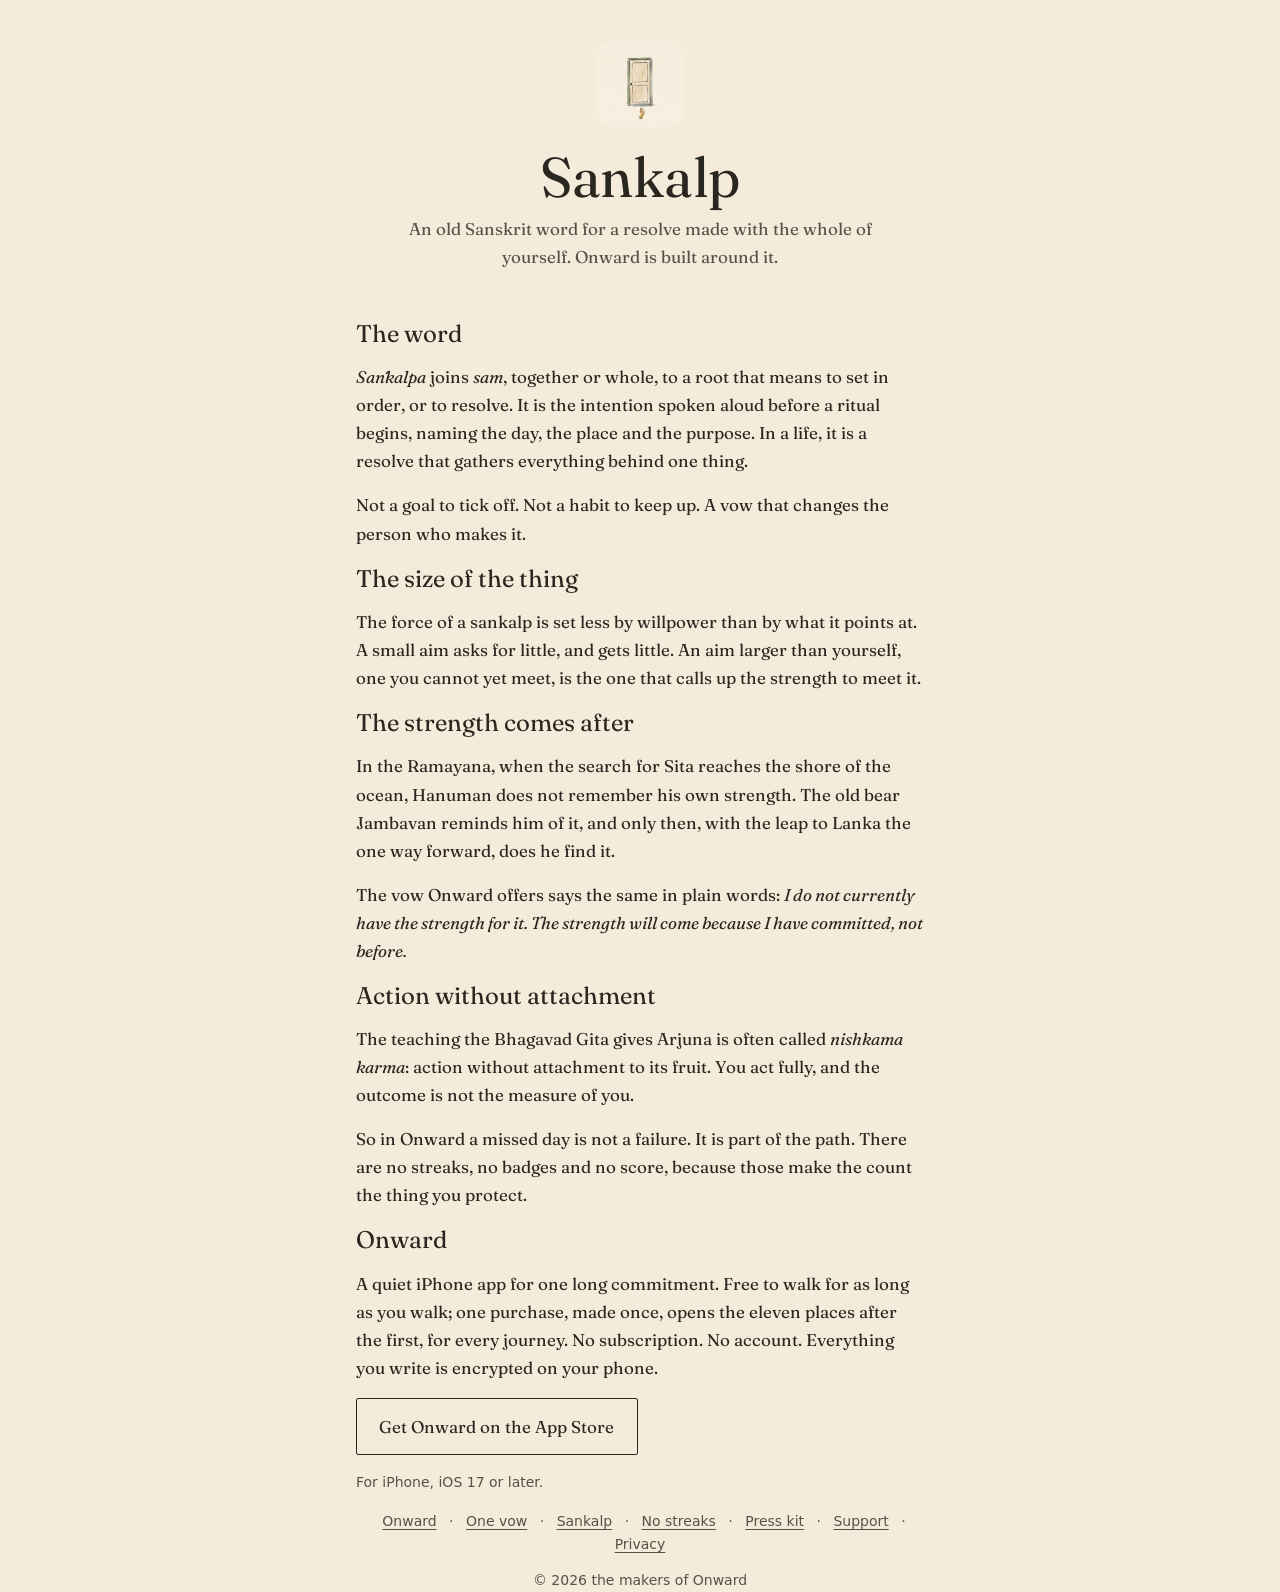
<file: onward/sankalp/index.html>
<!doctype html>
<html lang="en">
<head>
<meta charset="utf-8">
<meta name="viewport" content="width=device-width, initial-scale=1">
<title>Sankalp: turning your whole being toward one thing — Onward</title>
<meta name="description" content="Sankalp is an old Sanskrit word for a resolve made with the whole of yourself. What it means, and how Onward is built around it.">
<link rel="canonical" href="https://dmaulikr.github.io/onward/sankalp/">
<meta name="apple-itunes-app" content="app-id=6825297435">
<link rel="icon" type="image/png" href="../assets/favicon.png">
<link rel="apple-touch-icon" href="../assets/apple-touch-icon.png">

<meta property="og:type" content="article">
<meta property="og:site_name" content="Onward">
<meta property="og:title" content="Sankalp">
<meta property="og:description" content="Sankalp is an old Sanskrit word for a resolve made with the whole of yourself. What it means, and how Onward is built around it.">
<meta property="og:url" content="https://dmaulikr.github.io/onward/sankalp/">
<meta property="og:image" content="https://dmaulikr.github.io/onward/assets/og.jpg">
<meta property="og:image:width" content="1200">
<meta property="og:image:height" content="630">
<meta property="og:image:alt" content="An ink-and-watercolour path running across green fields toward a low, lamp-coloured sun.">
<meta name="twitter:card" content="summary_large_image">

<link rel="preload" href="../assets/Fraunces-Regular.ttf" as="font" type="font/ttf" crossorigin>
<link rel="stylesheet" href="../assets/onward.css">
</head>
<body>

<main>
  <header class="intro column">
    <a href="../"><img class="icon" src="../assets/icon-512.png" width="88" height="88" alt="Onward"></a>
    <h1>Sankalp</h1>
    <p class="lede">An old Sanskrit word for a resolve made with the whole of yourself. Onward is built around it.</p>
  </header>

  <section class="column" aria-labelledby="word">
    <h2 id="word">The word</h2>
    <p><span class="sankalp">Saṅkalpa</span> joins <em>sam</em>, together or whole, to a root that means to set in order, or to resolve. It is the intention spoken aloud before a ritual begins, naming the day, the place and the purpose. In a life, it is a resolve that gathers everything behind one thing.</p>
    <p>Not a goal to tick off. Not a habit to keep up. A vow that changes the person who makes it.</p>
  </section>

  <section class="column" aria-labelledby="size">
    <h2 id="size">The size of the thing</h2>
    <p>The force of a sankalp is set less by willpower than by what it points at. A small aim asks for little, and gets little. An aim larger than yourself, one you cannot yet meet, is the one that calls up the strength to meet it.</p>
  </section>

  <section class="column" aria-labelledby="strength">
    <h2 id="strength">The strength comes after</h2>
    <p>In the Ramayana, when the search for Sita reaches the shore of the ocean, Hanuman does not remember his own strength. The old bear Jambavan reminds him of it, and only then, with the leap to Lanka the one way forward, does he find it.</p>
    <p>The vow Onward offers says the same in plain words: <em>I do not currently have the strength for it. The strength will come because I have committed, not before.</em></p>
  </section>

  <section class="column" aria-labelledby="fruit">
    <h2 id="fruit">Action without attachment</h2>
    <p>The teaching the Bhagavad Gita gives Arjuna is often called <em>nishkama karma</em>: action without attachment to its fruit. You act fully, and the outcome is not the measure of you.</p>
    <p>So in Onward a missed day is not a failure. It is part of the path. There are no streaks, no badges and no score, because those make the count the thing you protect.</p>
  </section>

  <section class="column" aria-labelledby="get">
    <h2 id="get">Onward</h2>
    <p>A quiet iPhone app for one long commitment. Free to walk for as long as you walk; one purchase, made once, opens the eleven places after the first, for every journey. No subscription. No account. Everything you write is encrypted on your phone.</p>
    <p><a class="get" href="https://apps.apple.com/app/id6825297435">Get Onward on the App Store</a></p>
    <p class="small">For iPhone, iOS 17 or later.</p>
  </section>
</main>

<footer class="column">
  <nav aria-label="Onward pages">
    <a href="../">Onward</a> ·
    <a href="../one-vow/">One vow</a> ·
    <a href="../sankalp/">Sankalp</a> ·
    <a href="../no-streaks/">No streaks</a> ·
    <a href="../press/">Press kit</a> ·
    <a href="../support/">Support</a> ·
    <a href="../privacy/">Privacy</a>
  </nav>
  <p>© 2026 the makers of Onward</p>
</footer>
</body>
</html>
</file>
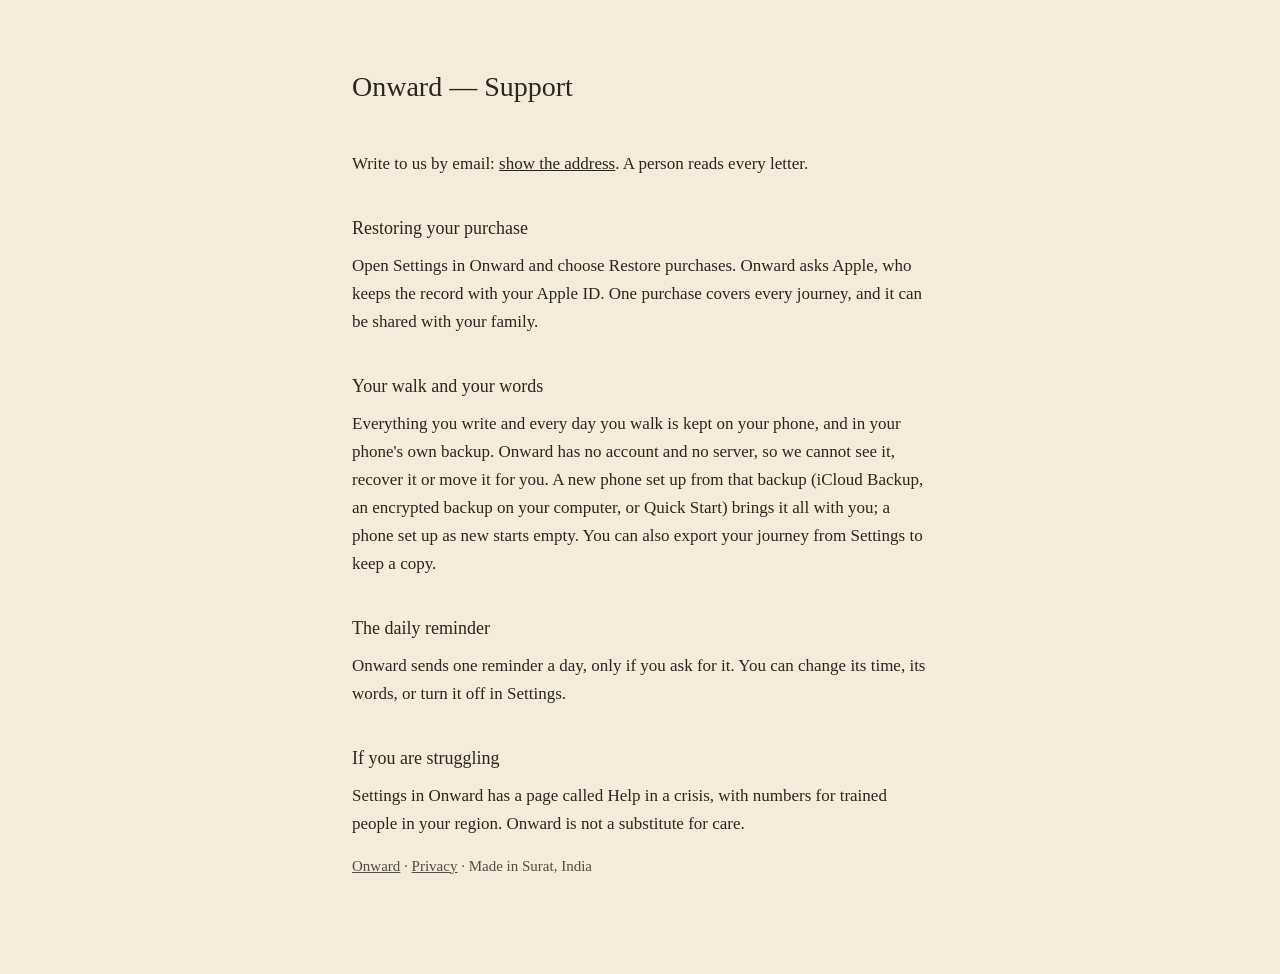
<file: onward/support/index.html>
<!doctype html>
<html lang="en">
<head>
<meta charset="utf-8">
<meta name="viewport" content="width=device-width, initial-scale=1">
<title>Onward — Support</title>
<style>
  :root { --paper: #F4EBDA; --ink: #2A2620; }
  html { background: var(--paper); }
  body {
    margin: 0 auto; max-width: 36rem; padding: 4rem 1.25rem 5rem;
    background: var(--paper); color: var(--ink);
    font: 1.0625rem/1.65 Georgia, "Times New Roman", serif;
  }
  h1 { font-weight: normal; font-size: 1.75rem; margin: 0 0 2.5rem; }
  h2 { font-weight: normal; font-size: 1.125rem; margin: 2.25rem 0 0.5rem; }
  p { margin: 0 0 1rem; }
  a { color: inherit; }
  .quiet { opacity: 0.8; font-size: 0.9375rem; }
</style>
</head>
<body>
<h1>Onward — Support</h1>

<p id="contact">Write to us by email: <a href="#contact" data-mail>show the address</a>. A person reads every letter.</p>

<h2>Restoring your purchase</h2>
<p>Open Settings in Onward and choose Restore purchases. Onward asks Apple, who keeps the record with your Apple ID. One purchase covers every journey, and it can be shared with your family.</p>

<h2>Your walk and your words</h2>
<p>Everything you write and every day you walk is kept on your phone, and in your phone's own backup. Onward has no account and no server, so we cannot see it, recover it or move it for you. A new phone set up from that backup (iCloud Backup, an encrypted backup on your computer, or Quick Start) brings it all with you; a phone set up as new starts empty. You can also export your journey from Settings to keep a copy.</p>

<h2>The daily reminder</h2>
<p>Onward sends one reminder a day, only if you ask for it. You can change its time, its words, or turn it off in Settings.</p>

<h2>If you are struggling</h2>
<p>Settings in Onward has a page called Help in a crisis, with numbers for trained people in your region. Onward is not a substitute for care.</p>

<p class="quiet"><a href="../">Onward</a> · <a href="../privacy/">Privacy</a> · Made in Surat, India</p>
<script src="../../mail.js"></script>
</body>
</html>
</file>
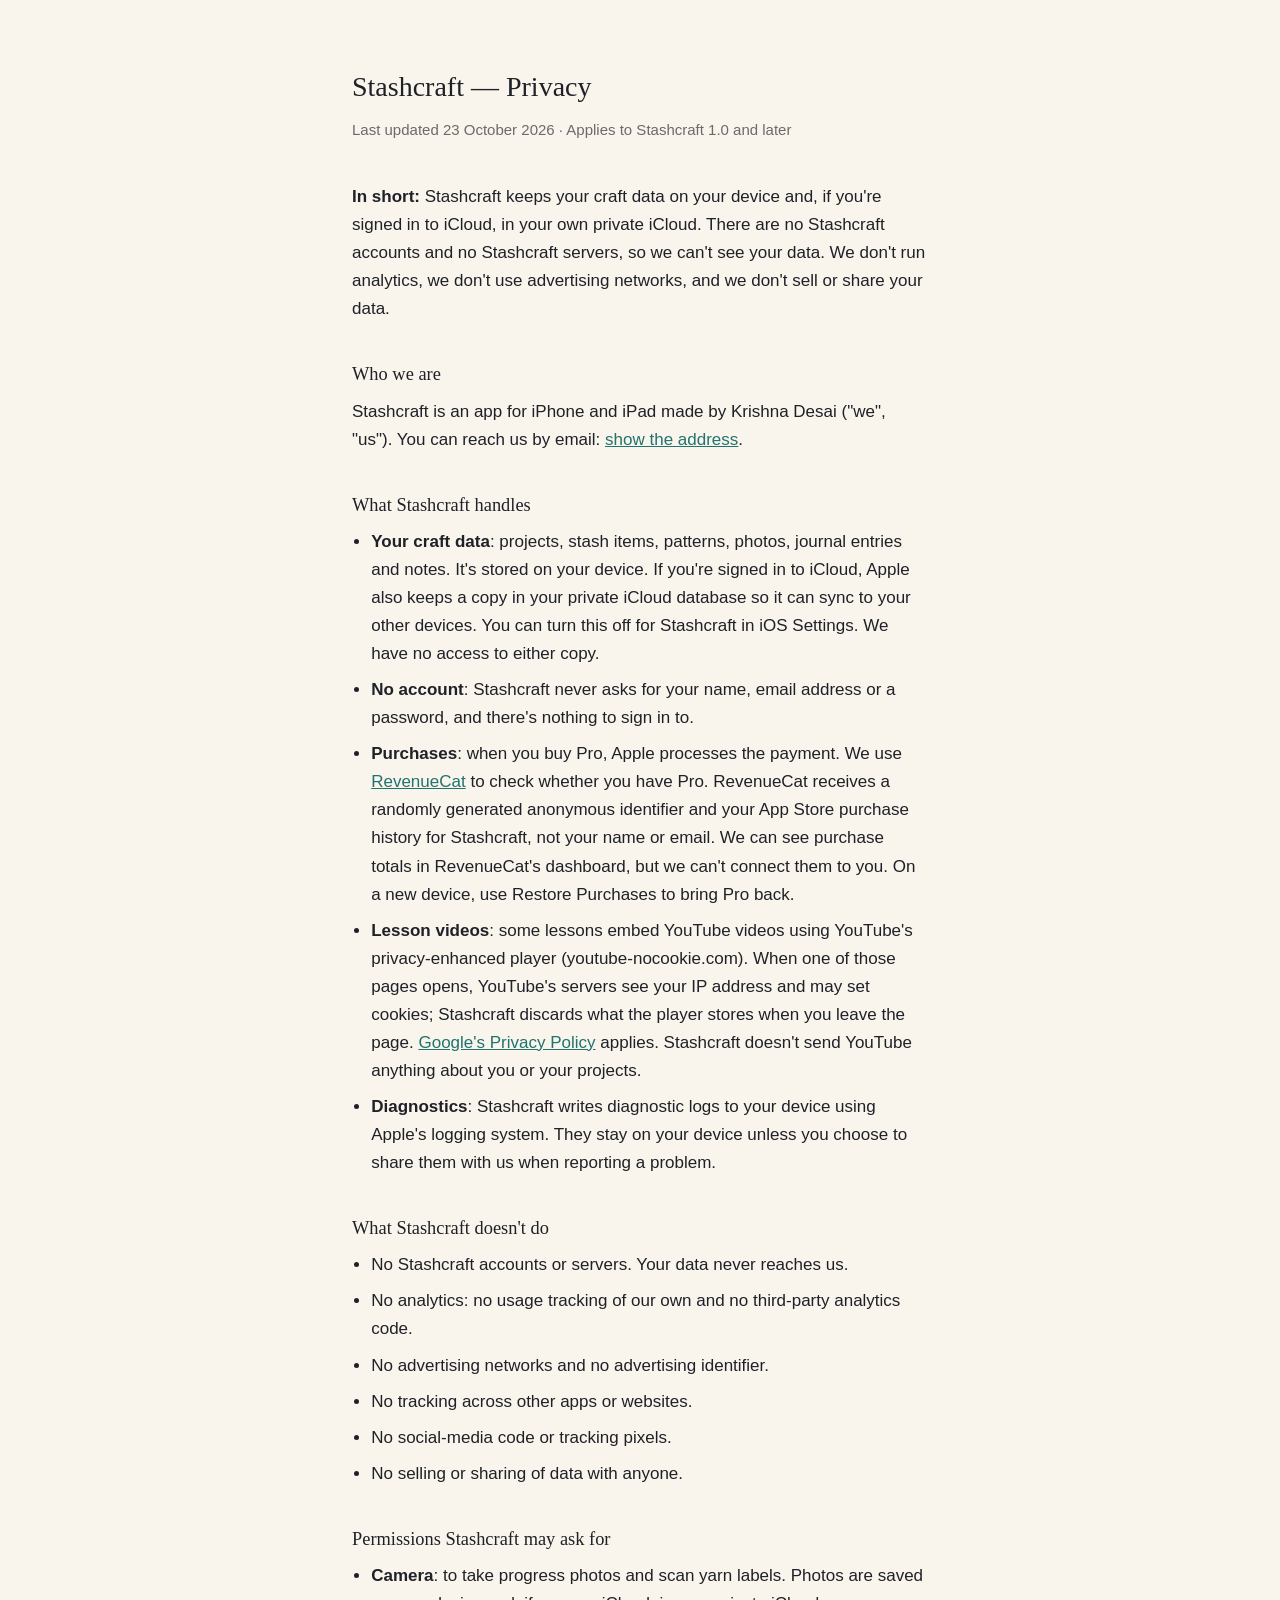
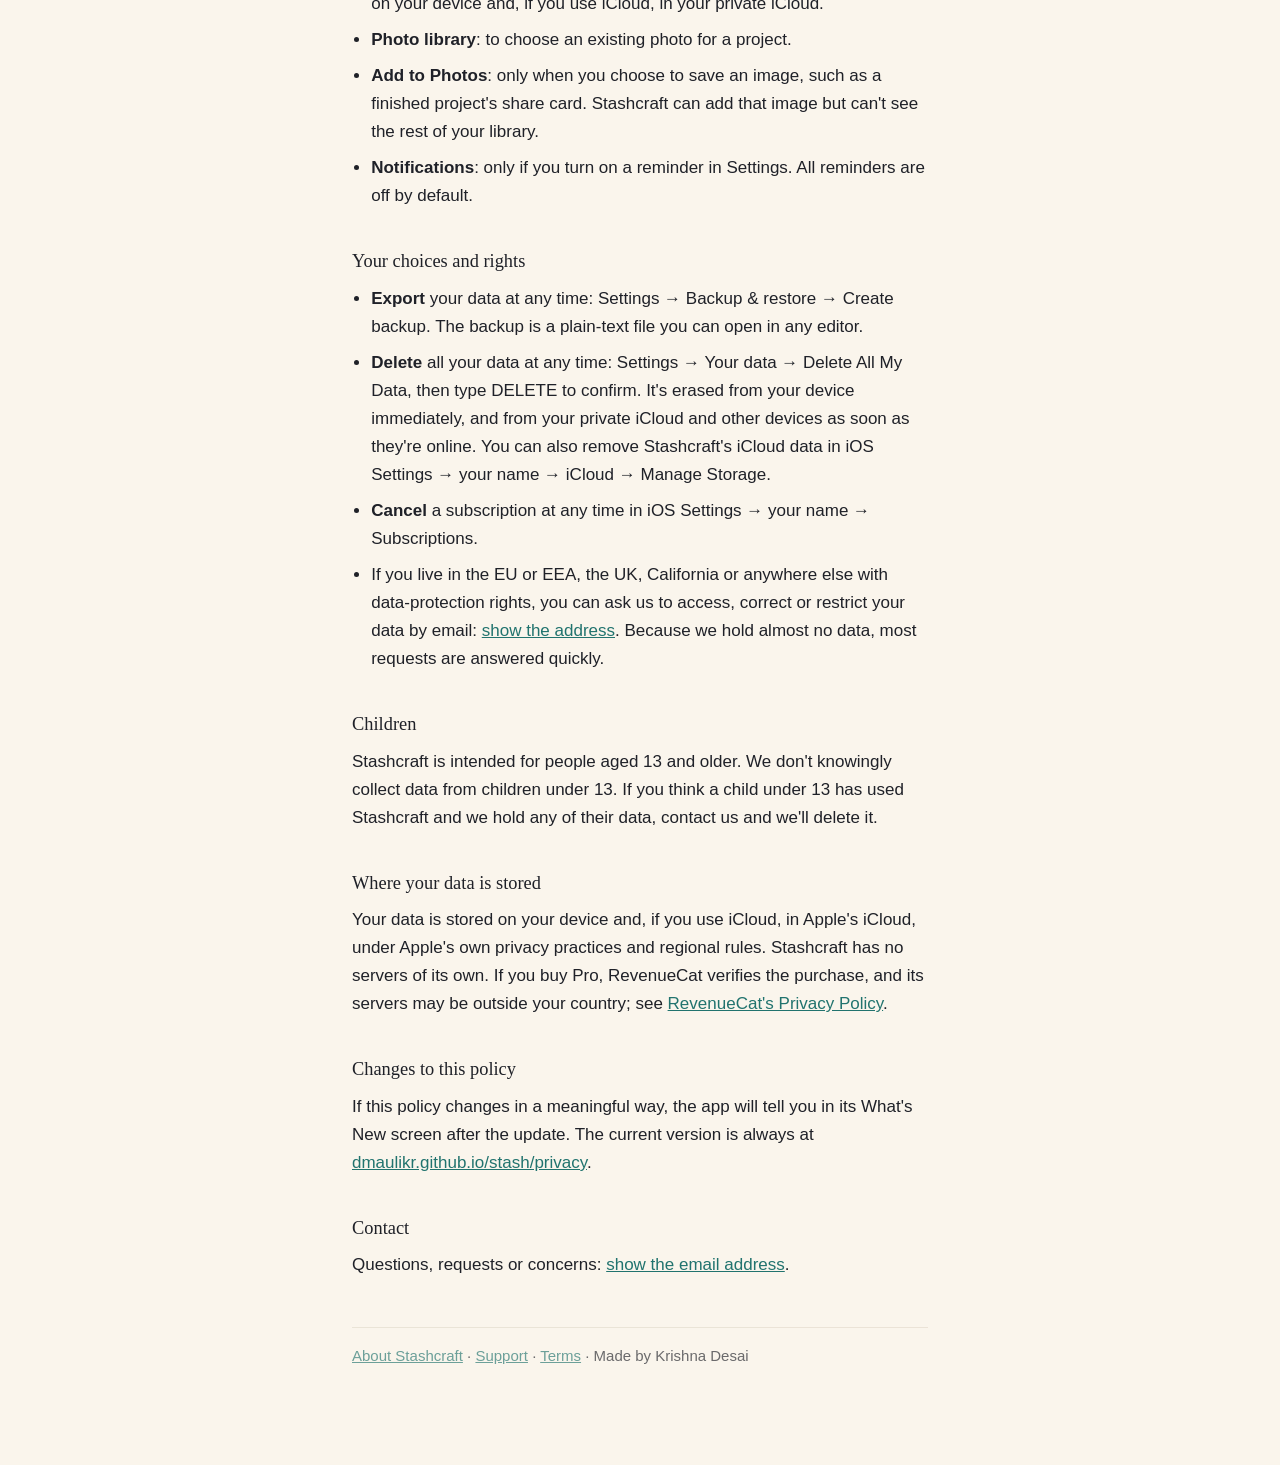
<file: stash/privacy/index.html>
<!doctype html>
<html lang="en">
<head>
<meta charset="utf-8">
<meta name="viewport" content="width=device-width, initial-scale=1">
<title>Stashcraft — Privacy</title>
<meta name="description" content="Stashcraft's privacy policy. No account, no analytics, no ads. Your projects stay on your device and in your own iCloud." />
<link rel="canonical" href="https://dmaulikr.github.io/stash/privacy/" />
<link rel="icon" type="image/png" href="../assets/favicon.png" />
<link rel="apple-touch-icon" href="../assets/apple-touch-icon.png" />
<style>
  :root { --paper: #FAF5EC; --ink: #1F2128; --accent: #21736E; --rule: #E3DBCC; color-scheme: light dark; }
  @media (prefers-color-scheme: dark) { :root { --paper: #15181C; --ink: #F2EFE9; --accent: #4FB8B1; --rule: #2C323A; } }
  html { background: var(--paper); }
  body {
    margin: 0 auto; max-width: 36rem; padding: 4rem 1.25rem 5rem;
    background: var(--paper); color: var(--ink);
    font: 1.0625rem/1.65 -apple-system, BlinkMacSystemFont, "Segoe UI", Roboto, sans-serif;
  }
  h1, h2 { font-family: "Iowan Old Style", Georgia, "Times New Roman", serif; font-weight: normal; }
  h1 { font-size: 1.75rem; margin: 0 0 0.5rem; }
  h2 { font-size: 1.15rem; margin: 2.25rem 0 0.5rem; }
  p { margin: 0 0 1rem; }
  ul { margin: 0 0 1rem; padding-left: 1.2rem; }
  li { margin-bottom: 0.5rem; }
  a { color: var(--accent); }
  .date { opacity: 0.65; font-size: 0.9375rem; margin-bottom: 2.5rem; }
  .quiet { opacity: 0.65; font-size: 0.9375rem; border-top: 1px solid var(--rule); padding-top: 1rem; margin-top: 3rem; }
</style>
</head>
<body>
<h1>Stashcraft — Privacy</h1>
<p class="date">Last updated 23 October 2026 · Applies to Stashcraft 1.0 and later</p>

<p><strong>In short:</strong> Stashcraft keeps your craft data on your device and, if you're signed in to iCloud, in your own private iCloud. There are no Stashcraft accounts and no Stashcraft servers, so we can't see your data. We don't run analytics, we don't use advertising networks, and we don't sell or share your data.</p>

<h2>Who we are</h2>
<p>Stashcraft is an app for iPhone and iPad made by Krishna Desai ("we", "us"). You can reach us by email: <a href="../support/#contact" data-mail>show the address</a>.</p>

<h2>What Stashcraft handles</h2>
<ul>
  <li><strong>Your craft data</strong>: projects, stash items, patterns, photos, journal entries and notes. It's stored on your device. If you're signed in to iCloud, Apple also keeps a copy in your private iCloud database so it can sync to your other devices. You can turn this off for Stashcraft in iOS Settings. We have no access to either copy.</li>
  <li><strong>No account</strong>: Stashcraft never asks for your name, email address or a password, and there's nothing to sign in to.</li>
  <li><strong>Purchases</strong>: when you buy Pro, Apple processes the payment. We use <a href="https://www.revenuecat.com/privacy/">RevenueCat</a> to check whether you have Pro. RevenueCat receives a randomly generated anonymous identifier and your App Store purchase history for Stashcraft, not your name or email. We can see purchase totals in RevenueCat's dashboard, but we can't connect them to you. On a new device, use Restore Purchases to bring Pro back.</li>
  <li><strong>Lesson videos</strong>: some lessons embed YouTube videos using YouTube's privacy-enhanced player (youtube-nocookie.com). When one of those pages opens, YouTube's servers see your IP address and may set cookies; Stashcraft discards what the player stores when you leave the page. <a href="https://policies.google.com/privacy">Google's Privacy Policy</a> applies. Stashcraft doesn't send YouTube anything about you or your projects.</li>
  <li><strong>Diagnostics</strong>: Stashcraft writes diagnostic logs to your device using Apple's logging system. They stay on your device unless you choose to share them with us when reporting a problem.</li>
</ul>

<h2>What Stashcraft doesn't do</h2>
<ul>
  <li>No Stashcraft accounts or servers. Your data never reaches us.</li>
  <li>No analytics: no usage tracking of our own and no third-party analytics code.</li>
  <li>No advertising networks and no advertising identifier.</li>
  <li>No tracking across other apps or websites.</li>
  <li>No social-media code or tracking pixels.</li>
  <li>No selling or sharing of data with anyone.</li>
</ul>

<h2>Permissions Stashcraft may ask for</h2>
<ul>
  <li><strong>Camera</strong>: to take progress photos and scan yarn labels. Photos are saved on your device and, if you use iCloud, in your private iCloud.</li>
  <li><strong>Photo library</strong>: to choose an existing photo for a project.</li>
  <li><strong>Add to Photos</strong>: only when you choose to save an image, such as a finished project's share card. Stashcraft can add that image but can't see the rest of your library.</li>
  <li><strong>Notifications</strong>: only if you turn on a reminder in Settings. All reminders are off by default.</li>
</ul>

<h2>Your choices and rights</h2>
<ul>
  <li><strong>Export</strong> your data at any time: Settings → Backup &amp; restore → Create backup. The backup is a plain-text file you can open in any editor.</li>
  <li><strong>Delete</strong> all your data at any time: Settings → Your data → Delete All My Data, then type DELETE to confirm. It's erased from your device immediately, and from your private iCloud and other devices as soon as they're online. You can also remove Stashcraft's iCloud data in iOS Settings → your name → iCloud → Manage Storage.</li>
  <li><strong>Cancel</strong> a subscription at any time in iOS Settings → your name → Subscriptions.</li>
  <li>If you live in the EU or EEA, the UK, California or anywhere else with data-protection rights, you can ask us to access, correct or restrict your data by email: <a href="../support/#contact" data-mail>show the address</a>. Because we hold almost no data, most requests are answered quickly.</li>
</ul>

<h2>Children</h2>
<p>Stashcraft is intended for people aged 13 and older. We don't knowingly collect data from children under 13. If you think a child under 13 has used Stashcraft and we hold any of their data, contact us and we'll delete it.</p>

<h2>Where your data is stored</h2>
<p>Your data is stored on your device and, if you use iCloud, in Apple's iCloud, under Apple's own privacy practices and regional rules. Stashcraft has no servers of its own. If you buy Pro, RevenueCat verifies the purchase, and its servers may be outside your country; see <a href="https://www.revenuecat.com/privacy/">RevenueCat's Privacy Policy</a>.</p>

<h2>Changes to this policy</h2>
<p>If this policy changes in a meaningful way, the app will tell you in its What's New screen after the update. The current version is always at <a href="https://dmaulikr.github.io/stash/privacy/">dmaulikr.github.io/stash/privacy</a>.</p>

<h2>Contact</h2>
<p>Questions, requests or concerns: <a href="../support/#contact" data-mail>show the email address</a>.</p>

<p class="quiet"><a href="../">About Stashcraft</a> · <a href="../support/">Support</a> · <a href="../terms/">Terms</a> · Made by Krishna Desai</p>
<script src="../../mail.js"></script>
</body>
</html>
</file>
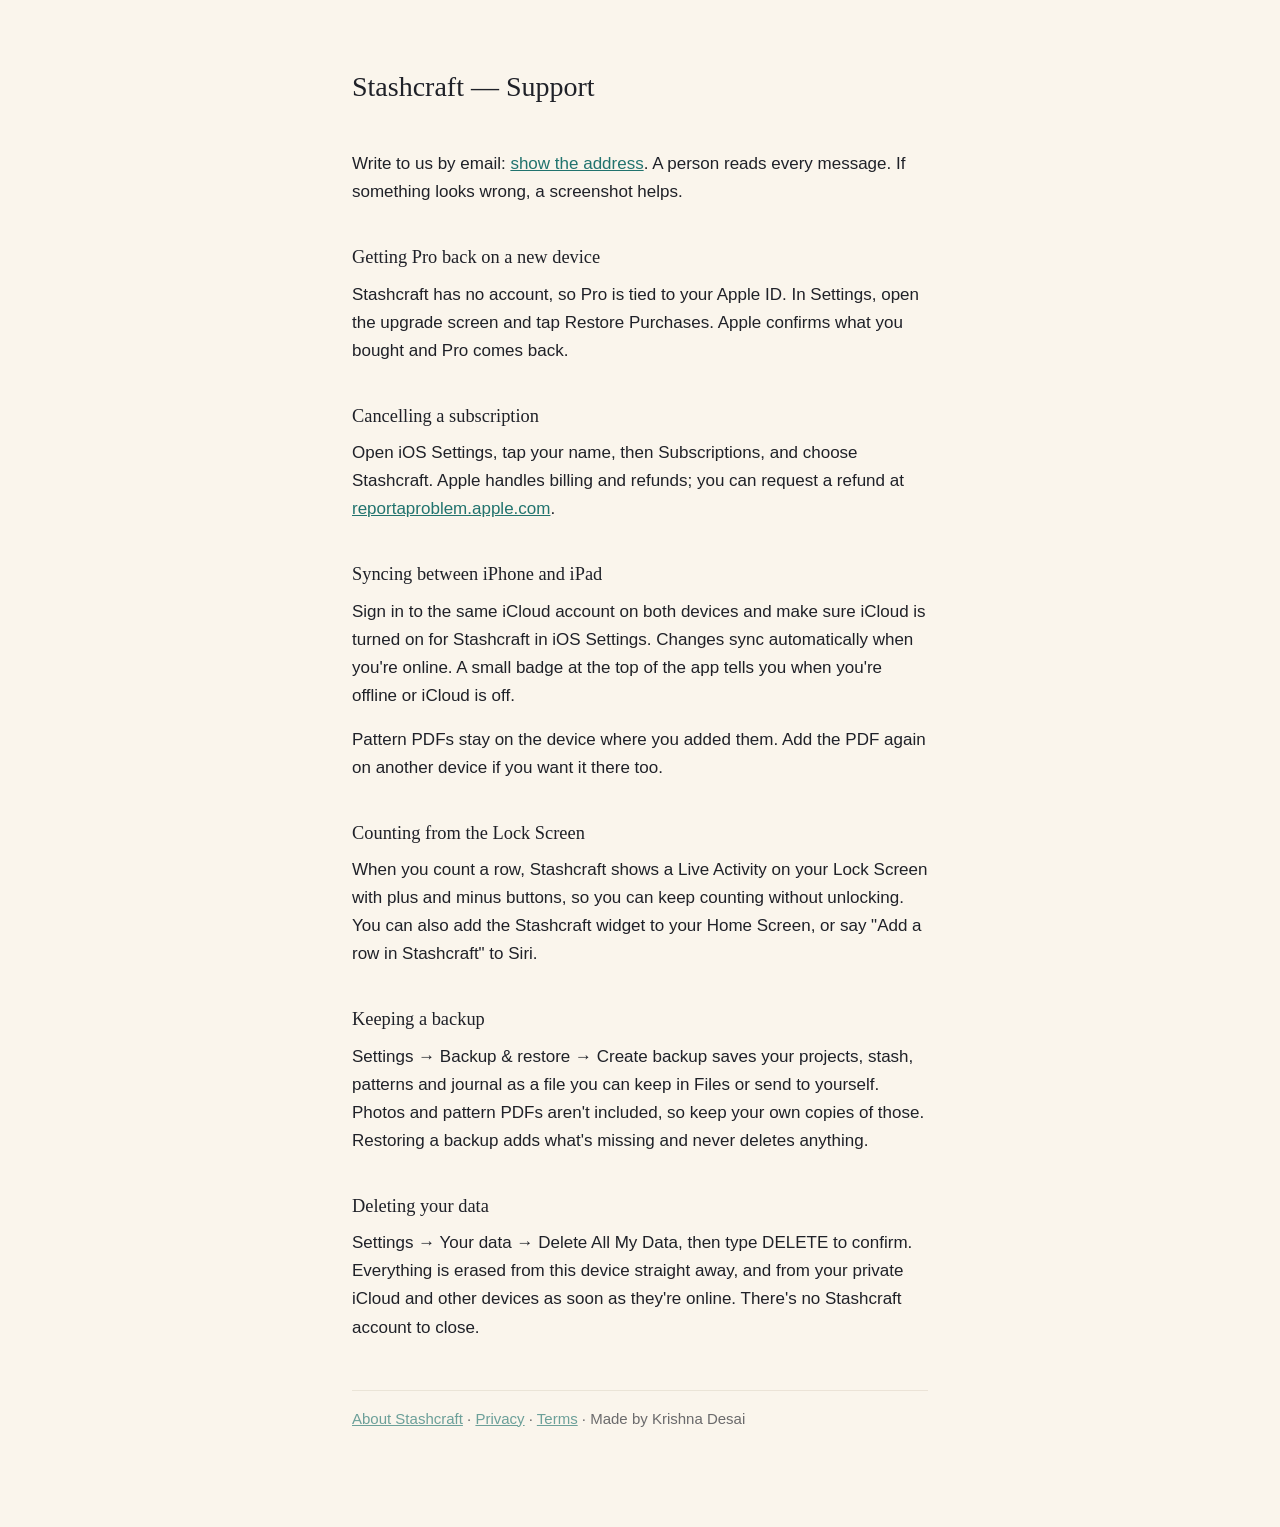
<file: stash/support/index.html>
<!doctype html>
<html lang="en">
<head>
<meta charset="utf-8">
<meta name="viewport" content="width=device-width, initial-scale=1">
<title>Stashcraft — Support</title>
<meta name="description" content="Help with Stashcraft: restoring Pro on a new device, cancelling, iCloud sync between iPhone and iPad, Lock Screen counting, backups and deleting your data." />
<link rel="canonical" href="https://dmaulikr.github.io/stash/support/" />
<link rel="icon" type="image/png" href="../assets/favicon.png" />
<link rel="apple-touch-icon" href="../assets/apple-touch-icon.png" />
<style>
  :root { --paper: #FAF5EC; --ink: #1F2128; --accent: #21736E; --rule: #E3DBCC; color-scheme: light dark; }
  @media (prefers-color-scheme: dark) { :root { --paper: #15181C; --ink: #F2EFE9; --accent: #4FB8B1; --rule: #2C323A; } }
  html { background: var(--paper); }
  body {
    margin: 0 auto; max-width: 36rem; padding: 4rem 1.25rem 5rem;
    background: var(--paper); color: var(--ink);
    font: 1.0625rem/1.65 -apple-system, BlinkMacSystemFont, "Segoe UI", Roboto, sans-serif;
  }
  h1, h2 { font-family: "Iowan Old Style", Georgia, "Times New Roman", serif; font-weight: normal; }
  h1 { font-size: 1.75rem; margin: 0 0 2.5rem; }
  h2 { font-size: 1.15rem; margin: 2.25rem 0 0.5rem; }
  p { margin: 0 0 1rem; }
  a { color: var(--accent); }
  .quiet { opacity: 0.65; font-size: 0.9375rem; border-top: 1px solid var(--rule); padding-top: 1rem; margin-top: 3rem; }
</style>
</head>
<body>
<h1>Stashcraft — Support</h1>

<p id="contact">Write to us by email: <a href="#contact" data-mail>show the address</a>. A person reads every message. If something looks wrong, a screenshot helps.</p>

<h2>Getting Pro back on a new device</h2>
<p>Stashcraft has no account, so Pro is tied to your Apple ID. In Settings, open the upgrade screen and tap Restore Purchases. Apple confirms what you bought and Pro comes back.</p>

<h2>Cancelling a subscription</h2>
<p>Open iOS Settings, tap your name, then Subscriptions, and choose Stashcraft. Apple handles billing and refunds; you can request a refund at <a href="https://reportaproblem.apple.com">reportaproblem.apple.com</a>.</p>

<h2>Syncing between iPhone and iPad</h2>
<p>Sign in to the same iCloud account on both devices and make sure iCloud is turned on for Stashcraft in iOS Settings. Changes sync automatically when you're online. A small badge at the top of the app tells you when you're offline or iCloud is off.</p>
<p>Pattern PDFs stay on the device where you added them. Add the PDF again on another device if you want it there too.</p>

<h2>Counting from the Lock Screen</h2>
<p>When you count a row, Stashcraft shows a Live Activity on your Lock Screen with plus and minus buttons, so you can keep counting without unlocking. You can also add the Stashcraft widget to your Home Screen, or say "Add a row in Stashcraft" to Siri.</p>

<h2>Keeping a backup</h2>
<p>Settings → Backup &amp; restore → Create backup saves your projects, stash, patterns and journal as a file you can keep in Files or send to yourself. Photos and pattern PDFs aren't included, so keep your own copies of those. Restoring a backup adds what's missing and never deletes anything.</p>

<h2>Deleting your data</h2>
<p>Settings → Your data → Delete All My Data, then type DELETE to confirm. Everything is erased from this device straight away, and from your private iCloud and other devices as soon as they're online. There's no Stashcraft account to close.</p>

<p class="quiet"><a href="../">About Stashcraft</a> · <a href="../privacy/">Privacy</a> · <a href="../terms/">Terms</a> · Made by Krishna Desai</p>
<script src="../../mail.js"></script>
</body>
</html>
</file>
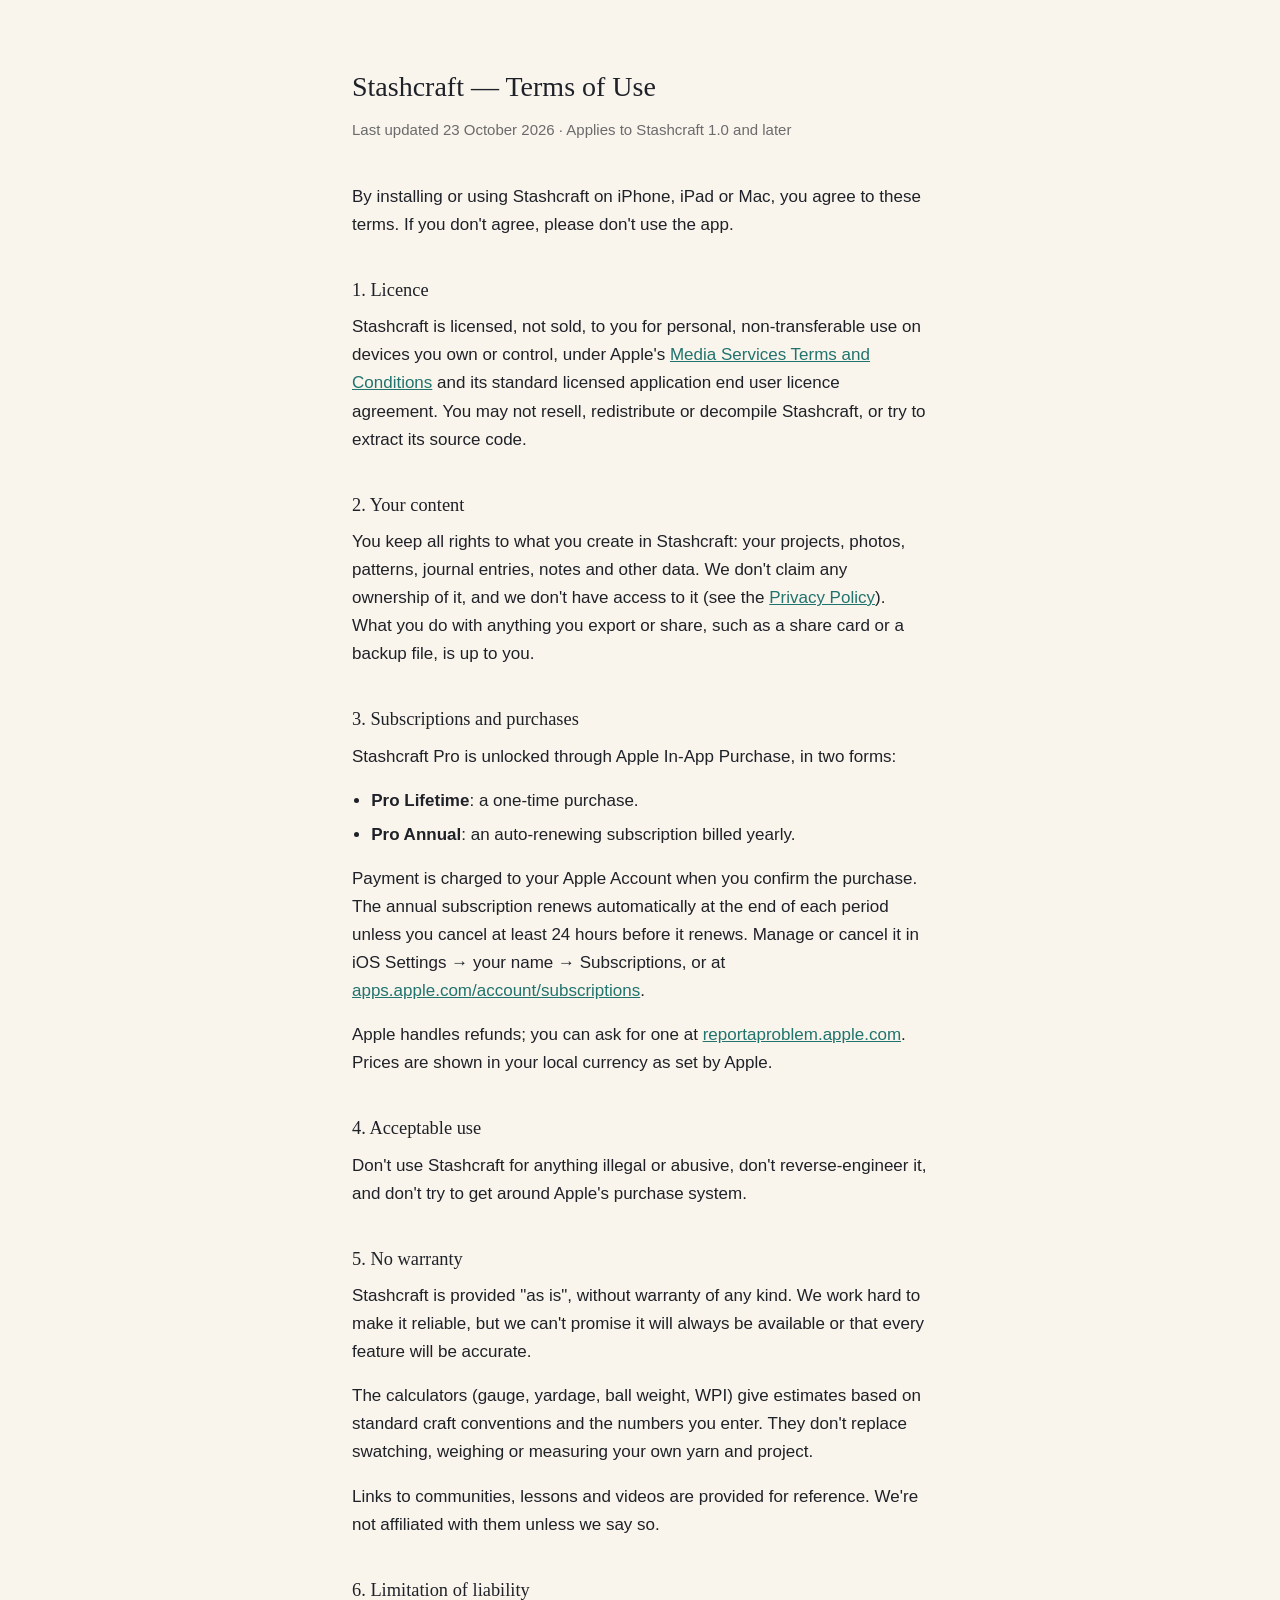
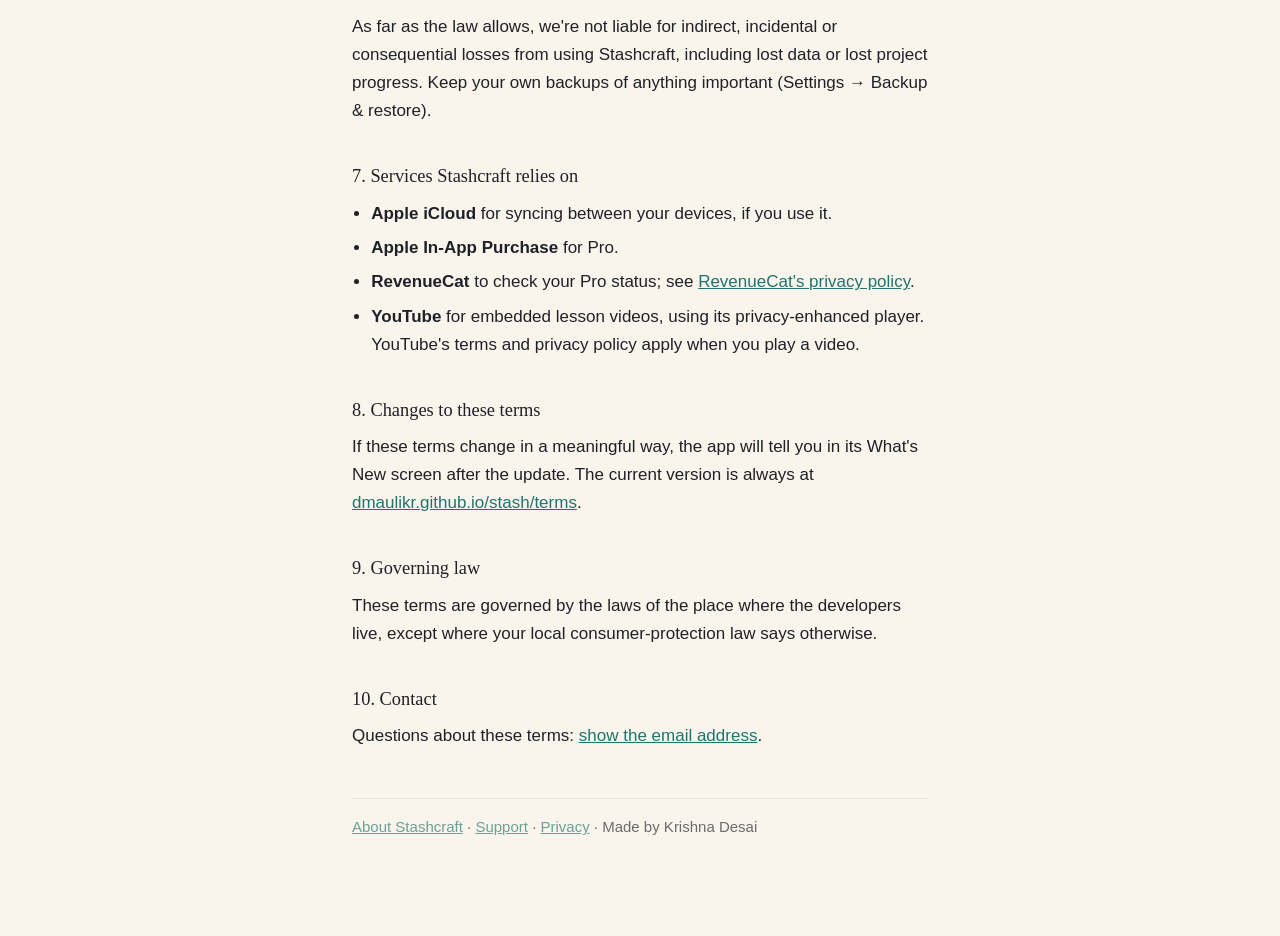
<file: stash/terms/index.html>
<!doctype html>
<html lang="en">
<head>
<meta charset="utf-8">
<meta name="viewport" content="width=device-width, initial-scale=1">
<title>Stashcraft — Terms</title>
<meta name="description" content="Stashcraft's terms of use: the licence, your content, subscriptions and purchases, and how to contact us." />
<link rel="canonical" href="https://dmaulikr.github.io/stash/terms/" />
<link rel="icon" type="image/png" href="../assets/favicon.png" />
<link rel="apple-touch-icon" href="../assets/apple-touch-icon.png" />
<style>
  :root { --paper: #FAF5EC; --ink: #1F2128; --accent: #21736E; --rule: #E3DBCC; color-scheme: light dark; }
  @media (prefers-color-scheme: dark) { :root { --paper: #15181C; --ink: #F2EFE9; --accent: #4FB8B1; --rule: #2C323A; } }
  html { background: var(--paper); }
  body {
    margin: 0 auto; max-width: 36rem; padding: 4rem 1.25rem 5rem;
    background: var(--paper); color: var(--ink);
    font: 1.0625rem/1.65 -apple-system, BlinkMacSystemFont, "Segoe UI", Roboto, sans-serif;
  }
  h1, h2 { font-family: "Iowan Old Style", Georgia, "Times New Roman", serif; font-weight: normal; }
  h1 { font-size: 1.75rem; margin: 0 0 0.5rem; }
  h2 { font-size: 1.15rem; margin: 2.25rem 0 0.5rem; }
  p { margin: 0 0 1rem; }
  ul { margin: 0 0 1rem; padding-left: 1.2rem; }
  li { margin-bottom: 0.4rem; }
  a { color: var(--accent); }
  .date { opacity: 0.65; font-size: 0.9375rem; margin-bottom: 2.5rem; }
  .quiet { opacity: 0.65; font-size: 0.9375rem; border-top: 1px solid var(--rule); padding-top: 1rem; margin-top: 3rem; }
</style>
</head>
<body>
<h1>Stashcraft — Terms of Use</h1>
<p class="date">Last updated 23 October 2026 · Applies to Stashcraft 1.0 and later</p>

<p>By installing or using Stashcraft on iPhone, iPad or Mac, you agree to these terms. If you don't agree, please don't use the app.</p>

<h2>1. Licence</h2>
<p>Stashcraft is licensed, not sold, to you for personal, non-transferable use on devices you own or control, under Apple's <a href="https://www.apple.com/legal/internet-services/itunes/">Media Services Terms and Conditions</a> and its standard licensed application end user licence agreement. You may not resell, redistribute or decompile Stashcraft, or try to extract its source code.</p>

<h2>2. Your content</h2>
<p>You keep all rights to what you create in Stashcraft: your projects, photos, patterns, journal entries, notes and other data. We don't claim any ownership of it, and we don't have access to it (see the <a href="../privacy/">Privacy Policy</a>). What you do with anything you export or share, such as a share card or a backup file, is up to you.</p>

<h2>3. Subscriptions and purchases</h2>
<p>Stashcraft Pro is unlocked through Apple In-App Purchase, in two forms:</p>
<ul>
  <li><strong>Pro Lifetime</strong>: a one-time purchase.</li>
  <li><strong>Pro Annual</strong>: an auto-renewing subscription billed yearly.</li>
</ul>
<p>Payment is charged to your Apple Account when you confirm the purchase. The annual subscription renews automatically at the end of each period unless you cancel at least 24 hours before it renews. Manage or cancel it in iOS Settings → your name → Subscriptions, or at <a href="https://apps.apple.com/account/subscriptions">apps.apple.com/account/subscriptions</a>.</p>
<p>Apple handles refunds; you can ask for one at <a href="https://reportaproblem.apple.com">reportaproblem.apple.com</a>. Prices are shown in your local currency as set by Apple.</p>

<h2>4. Acceptable use</h2>
<p>Don't use Stashcraft for anything illegal or abusive, don't reverse-engineer it, and don't try to get around Apple's purchase system.</p>

<h2>5. No warranty</h2>
<p>Stashcraft is provided "as is", without warranty of any kind. We work hard to make it reliable, but we can't promise it will always be available or that every feature will be accurate.</p>
<p>The calculators (gauge, yardage, ball weight, WPI) give estimates based on standard craft conventions and the numbers you enter. They don't replace swatching, weighing or measuring your own yarn and project.</p>
<p>Links to communities, lessons and videos are provided for reference. We're not affiliated with them unless we say so.</p>

<h2>6. Limitation of liability</h2>
<p>As far as the law allows, we're not liable for indirect, incidental or consequential losses from using Stashcraft, including lost data or lost project progress. Keep your own backups of anything important (Settings → Backup &amp; restore).</p>

<h2>7. Services Stashcraft relies on</h2>
<ul>
  <li><strong>Apple iCloud</strong> for syncing between your devices, if you use it.</li>
  <li><strong>Apple In-App Purchase</strong> for Pro.</li>
  <li><strong>RevenueCat</strong> to check your Pro status; see <a href="https://www.revenuecat.com/privacy/">RevenueCat's privacy policy</a>.</li>
  <li><strong>YouTube</strong> for embedded lesson videos, using its privacy-enhanced player. YouTube's terms and privacy policy apply when you play a video.</li>
</ul>

<h2>8. Changes to these terms</h2>
<p>If these terms change in a meaningful way, the app will tell you in its What's New screen after the update. The current version is always at <a href="https://dmaulikr.github.io/stash/terms/">dmaulikr.github.io/stash/terms</a>.</p>

<h2>9. Governing law</h2>
<p>These terms are governed by the laws of the place where the developers live, except where your local consumer-protection law says otherwise.</p>

<h2>10. Contact</h2>
<p>Questions about these terms: <a href="../support/#contact" data-mail>show the email address</a>.</p>

<p class="quiet"><a href="../">About Stashcraft</a> · <a href="../support/">Support</a> · <a href="../privacy/">Privacy</a> · Made by Krishna Desai</p>
<script src="../../mail.js"></script>
</body>
</html>
</file>
<file: onward/assets/onward.css>
@font-face {
  font-family: "Fraunces";
  src: url("Fraunces-Regular.ttf") format("truetype");
  font-style: normal;
  font-display: swap;
}
@font-face {
  font-family: "Fraunces";
  src: url("Fraunces-Italic.ttf") format("truetype");
  font-style: italic;
  font-display: swap;
}

/* Onward's six colours; text stays at 0.75 ink or darker on paper. */
:root {
  color-scheme: light;
  --paper: #F4EBDA;
  --ink: #2A2620;
  --ink-quiet: rgba(42, 38, 32, 0.78);
  --rule: rgba(42, 38, 32, 0.18);
  --ochre: #B8915A;
  --serif: "Fraunces", Georgia, "Times New Roman", serif;
  --sans: -apple-system, BlinkMacSystemFont, "Helvetica Neue", system-ui, sans-serif;
}

* { box-sizing: border-box; }
html { background: var(--paper); }
body {
  margin: 0;
  background: var(--paper);
  color: var(--ink);
  font: 1.0625rem/1.65 var(--serif);
  -webkit-font-smoothing: antialiased;
}
img { display: block; max-width: 100%; height: auto; }
a { color: inherit; text-underline-offset: 0.18em; text-decoration-thickness: 1px; }

.column { max-width: 38rem; margin: 0 auto; padding: 0 1.25rem; }
.wide { max-width: 64rem; margin: 0 auto; padding: 0 1.25rem; }

.hero-art {
  width: 100%;
  aspect-ratio: 3840 / 1646;
  object-fit: cover;
}
@media (max-width: 40rem) {
  .hero-art { aspect-ratio: 4 / 3; }
}

header.intro { text-align: center; padding-top: 2.5rem; padding-bottom: 1rem; }
.icon { width: 88px; height: 88px; border-radius: 20px; margin: 0 auto 1.25rem; }
h1 {
  font-weight: normal;
  font-size: clamp(2.5rem, 7vw, 3.5rem);
  line-height: 1.05;
  margin: 0 0 0.5rem;
  letter-spacing: -0.01em;
}
.tagline { font-style: italic; font-size: clamp(1.25rem, 3.5vw, 1.5rem); margin: 0 0 1.25rem; }
.lede { max-width: 30rem; margin: 0 auto 2rem; color: var(--ink-quiet); }

.get {
  display: inline-block;
  padding: 0.85rem 1.4rem;
  border: 1px solid var(--ink);
  border-radius: 2px;
  font-family: var(--serif);
  font-size: 1.0625rem;
  text-decoration: none;
  color: var(--ink);
}
.get:hover, .get:focus-visible { background: rgba(184, 145, 90, 0.18); }
.get:focus-visible { outline: 2px solid var(--ink); outline-offset: 3px; }
.small { font-family: var(--sans); font-size: 0.875rem; color: var(--ink-quiet); margin-top: 0.85rem; }

section { padding-top: 2.75rem; padding-bottom: 0.5rem; }
h2 { font-weight: normal; font-size: 1.5rem; line-height: 1.25; margin: 0 0 0.9rem; }
p { margin: 0 0 1rem; }
.rule { border: 0; border-top: 1px solid var(--rule); margin: 3rem auto 0; max-width: 6rem; }

.screens {
  display: grid;
  grid-template-columns: repeat(4, minmax(0, 1fr));
  gap: 1.25rem;
  margin: 2rem 0 0.5rem;
  padding: 0;
  list-style: none;
}
@media (max-width: 48rem) {
  .screens { grid-template-columns: repeat(2, minmax(0, 1fr)); gap: 1rem; }
}
.screens figure { margin: 0; }
.screens img {
  border-radius: 22px;
  border: 1px solid var(--rule);
}
.screens figcaption {
  font-family: var(--sans);
  font-size: 0.8125rem;
  color: var(--ink-quiet);
  text-align: center;
  margin-top: 0.6rem;
  line-height: 1.4;
}

.promises { list-style: none; padding: 0; margin: 0; }
.promises li { padding: 0.9rem 0; border-top: 1px solid var(--rule); }
.promises li:last-child { border-bottom: 1px solid var(--rule); }
.promises strong { font-weight: normal; font-style: italic; display: block; }

.sankalp { font-style: italic; }

dl.facts { display: grid; grid-template-columns: 8.5rem 1fr; gap: 0.6rem 1rem; margin: 0 0 1rem; }
dl.facts dt { font-family: var(--sans); font-size: 0.875rem; color: var(--ink-quiet); padding-top: 0.2rem; }
dl.facts dd { margin: 0; }
@media (max-width: 30rem) {
  dl.facts { grid-template-columns: 1fr; gap: 0.15rem; }
  dl.facts dd { margin-bottom: 0.7rem; }
}
blockquote { margin: 0 0 1rem; padding-left: 1rem; border-left: 1px solid var(--ochre); }

footer {
  text-align: center;
  padding: 4rem 0 3.5rem;
  font-family: var(--sans);
  font-size: 0.875rem;
  color: var(--ink-quiet);
}
footer nav a { margin: 0 0.5rem; }
footer p { margin: 0.75rem 0 0; }
</file>
